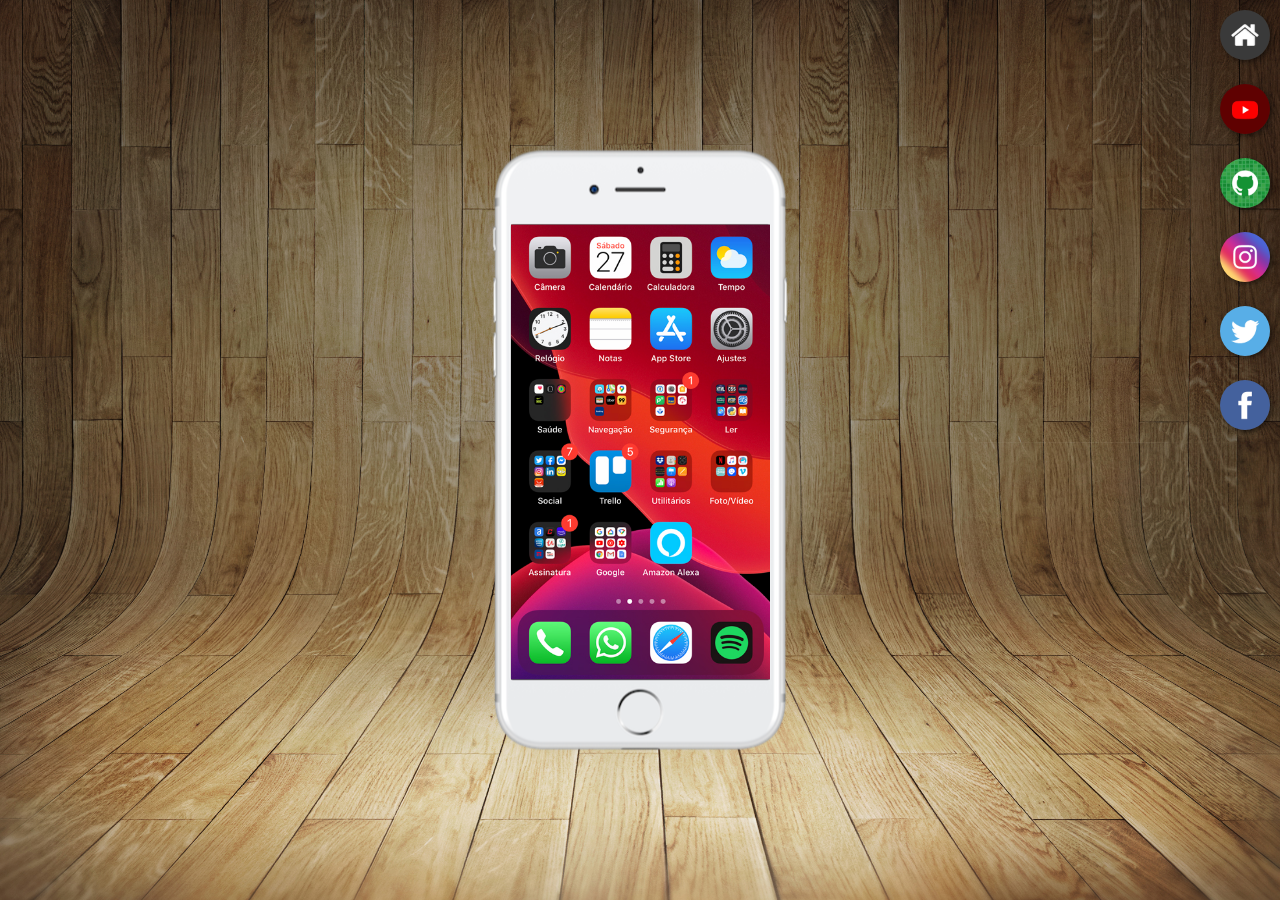
<file: index.html>
<!DOCTYPE html>
<html lang="pt-br">
<head>
    <meta charset="UTF-8">
    <meta http-equiv="X-UA-Compatible" content="IE=edge">
    <meta name="viewport" content="width=device-width, initial-scale=1.0">
    <link rel="stylesheet" href="style.css">
    <link rel="shortcut icon" href="favicon.ico" type="image/x-icon">
    <title>Projeto Redes Sociais</title>
</head>
<body>
    <main>
    <section id="telefone">
        <iframe src="home.html" name="tela" id="tela" frameborder="0">
            Seu Navegador não é compativel.
        </iframe>
    </section>
    <section id="redes-sociais">
        <a href="home.html" target="tela"><img src="imagens/logo-home.jpg" alt="Home"></a>
        <a href="youtube.html" target="tela"><img src="imagens/logo-youtube.jpg" alt="YouTube"></a>
        <a href="github.html" target="tela"><img src="imagens/logo-github.jpg" alt="GitHub"></a>
        <a href="instagram.html" target="tela"><img src="imagens/logo-instagram.jpg" alt="Instagram"></a>
        <a href="twitter.html" target="tela"><img src="imagens/logo-twitter.jpg" alt="Twitter"></a>
        <a href="facebook.html" target="tela"><img src="imagens/logo-facebook.jpg" alt="Facebook"></a>
    </section>
    </main>
</body>
</html>
</file>
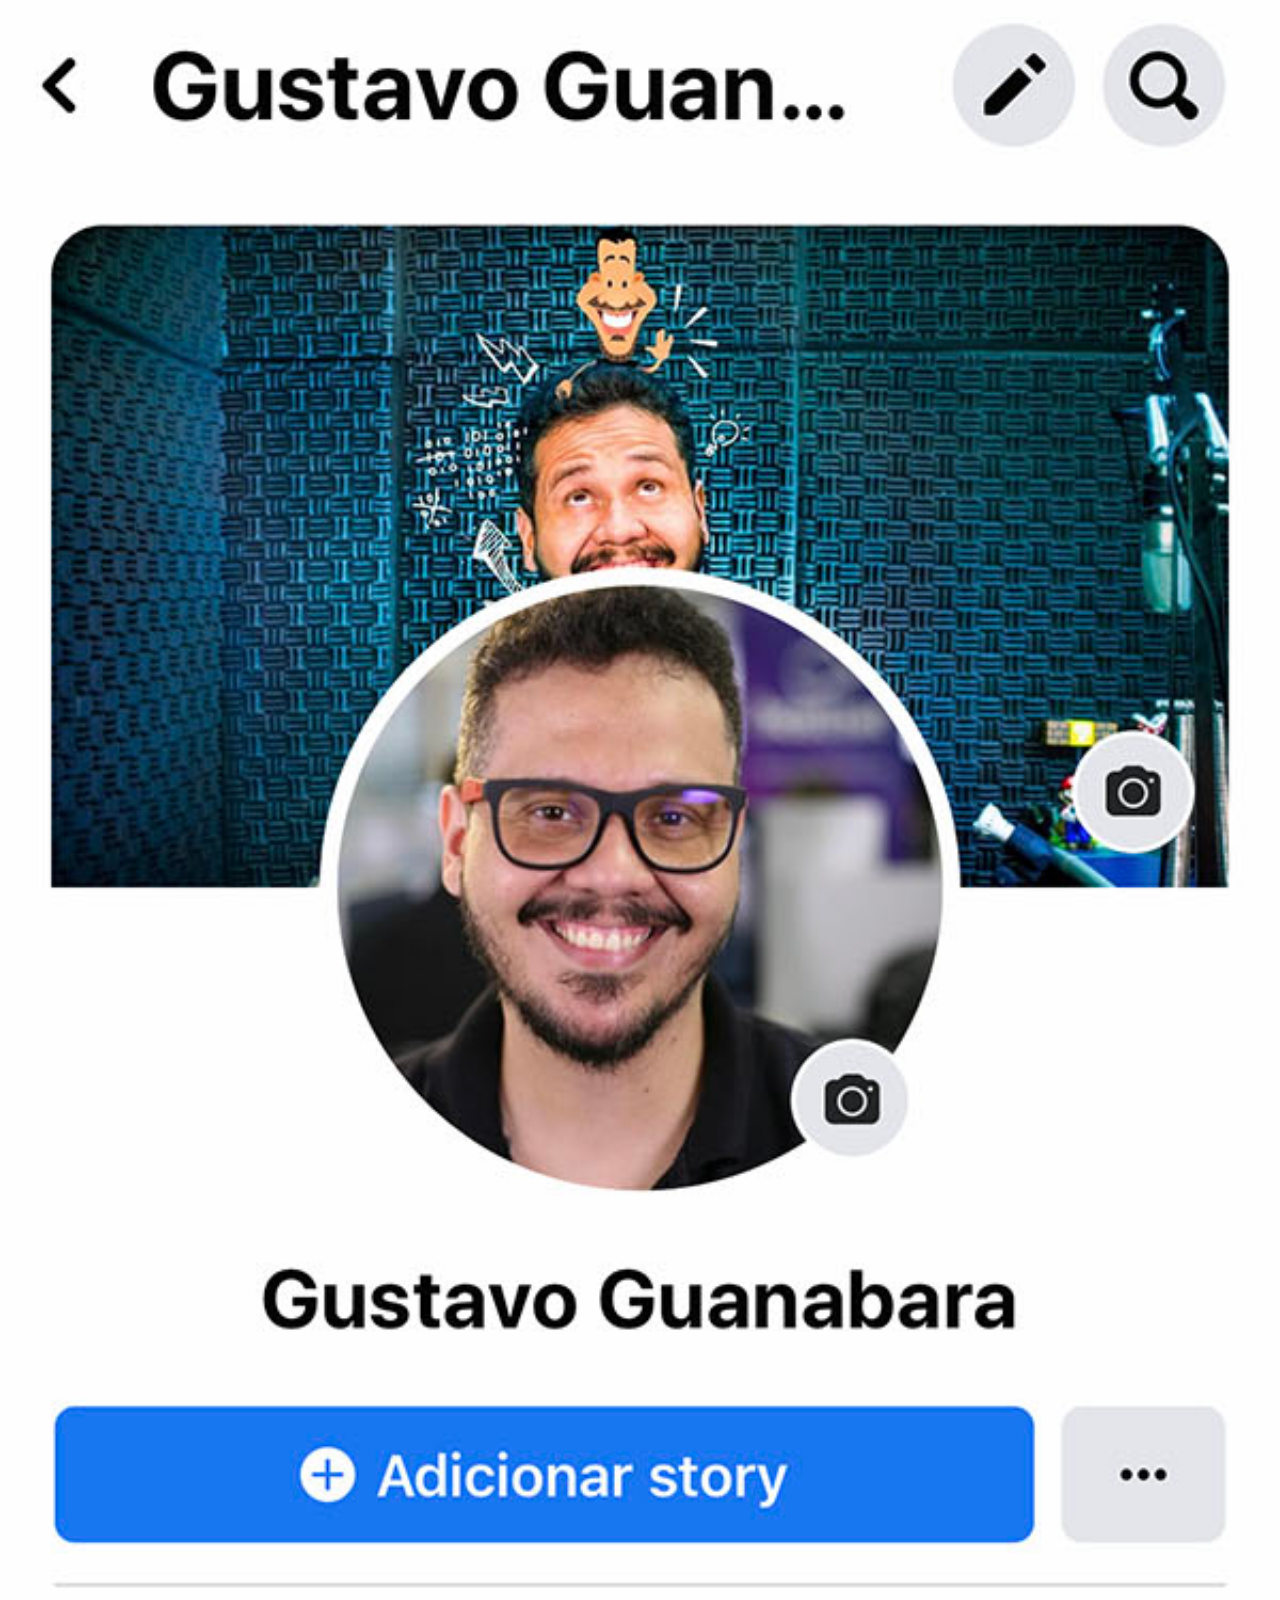
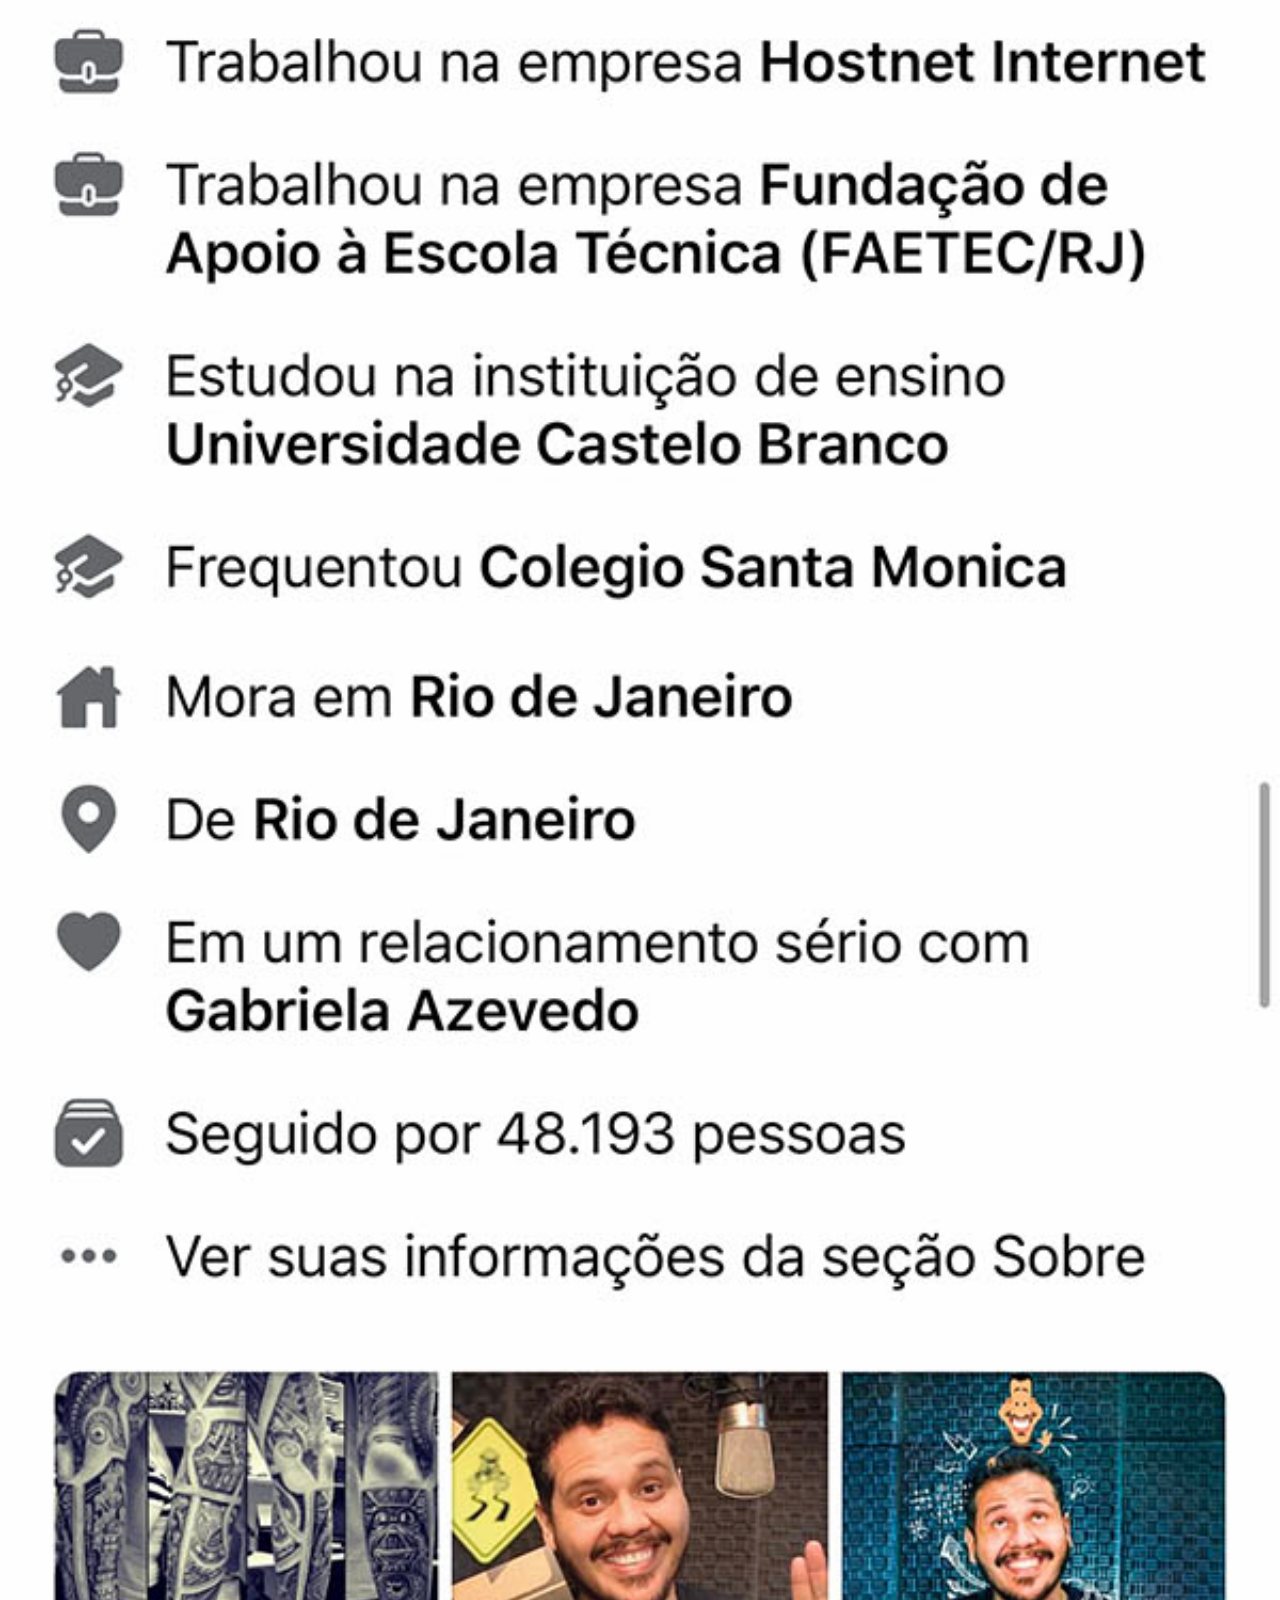
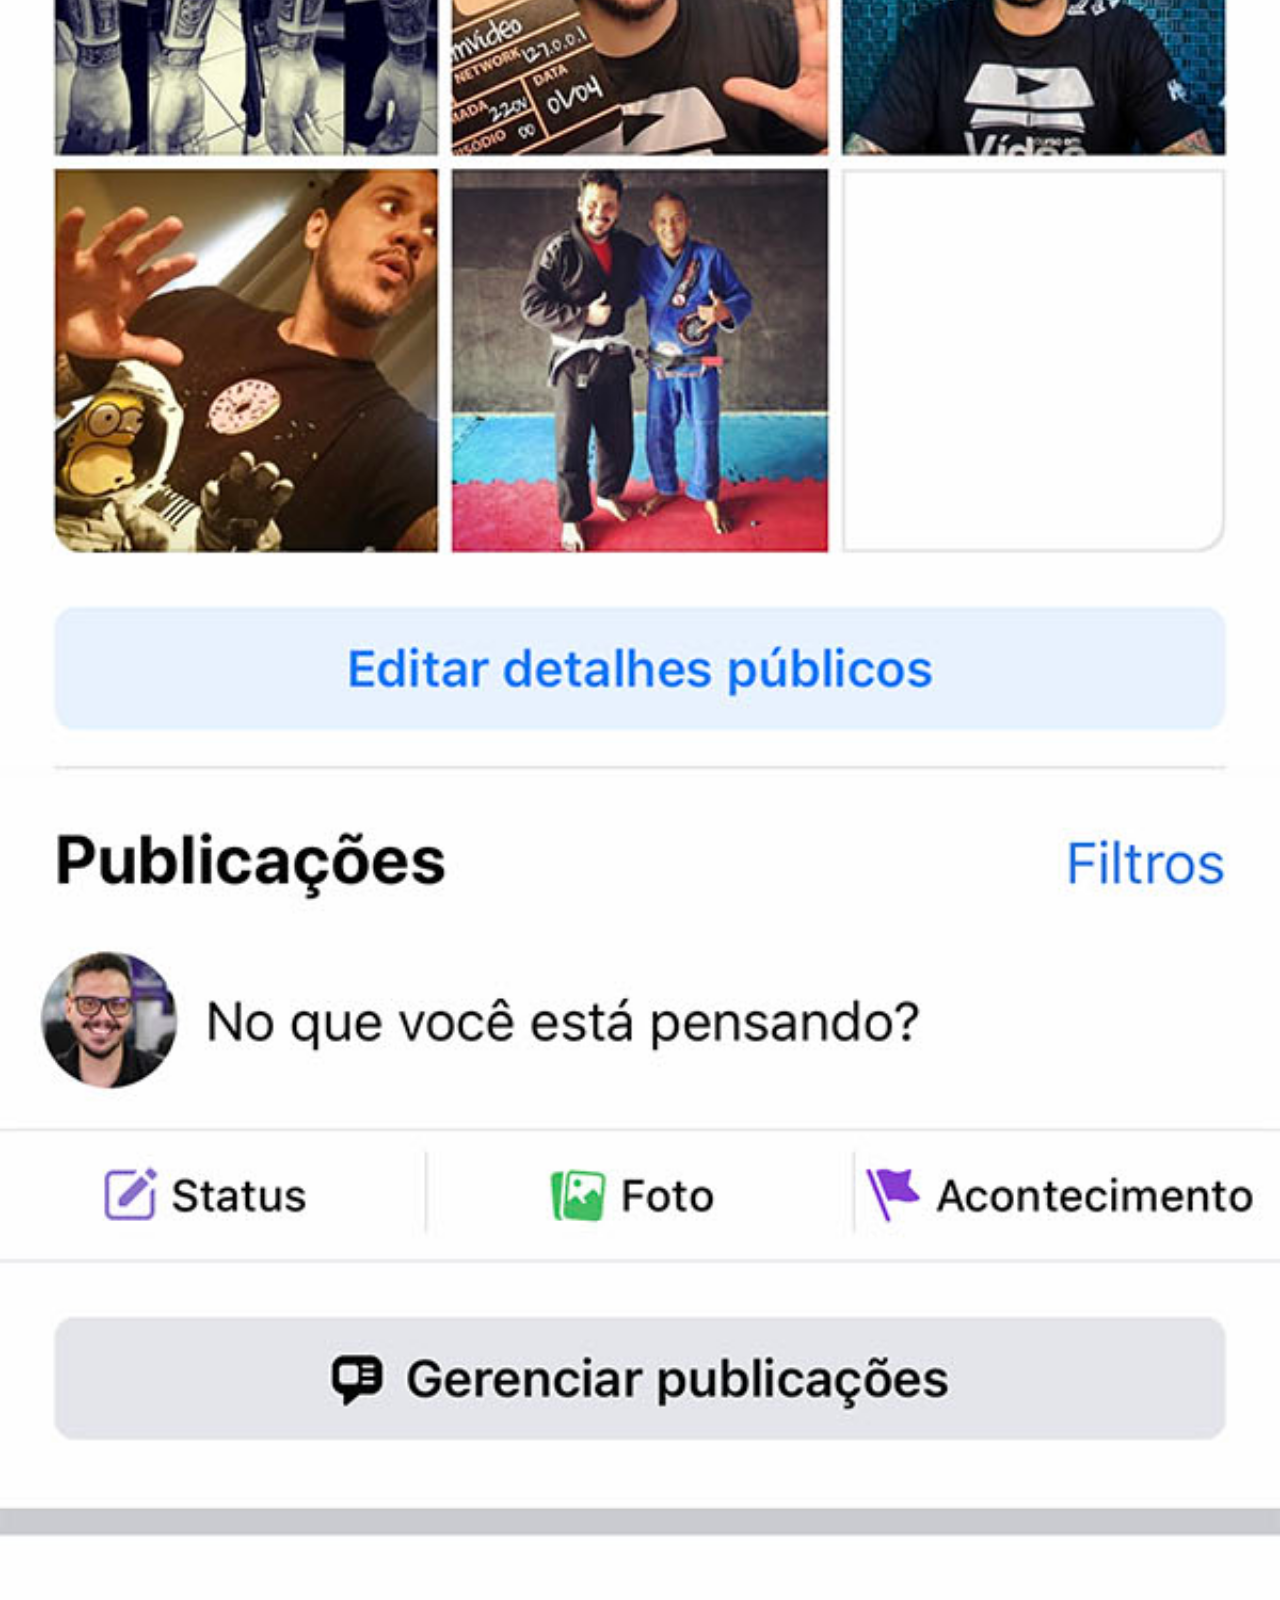
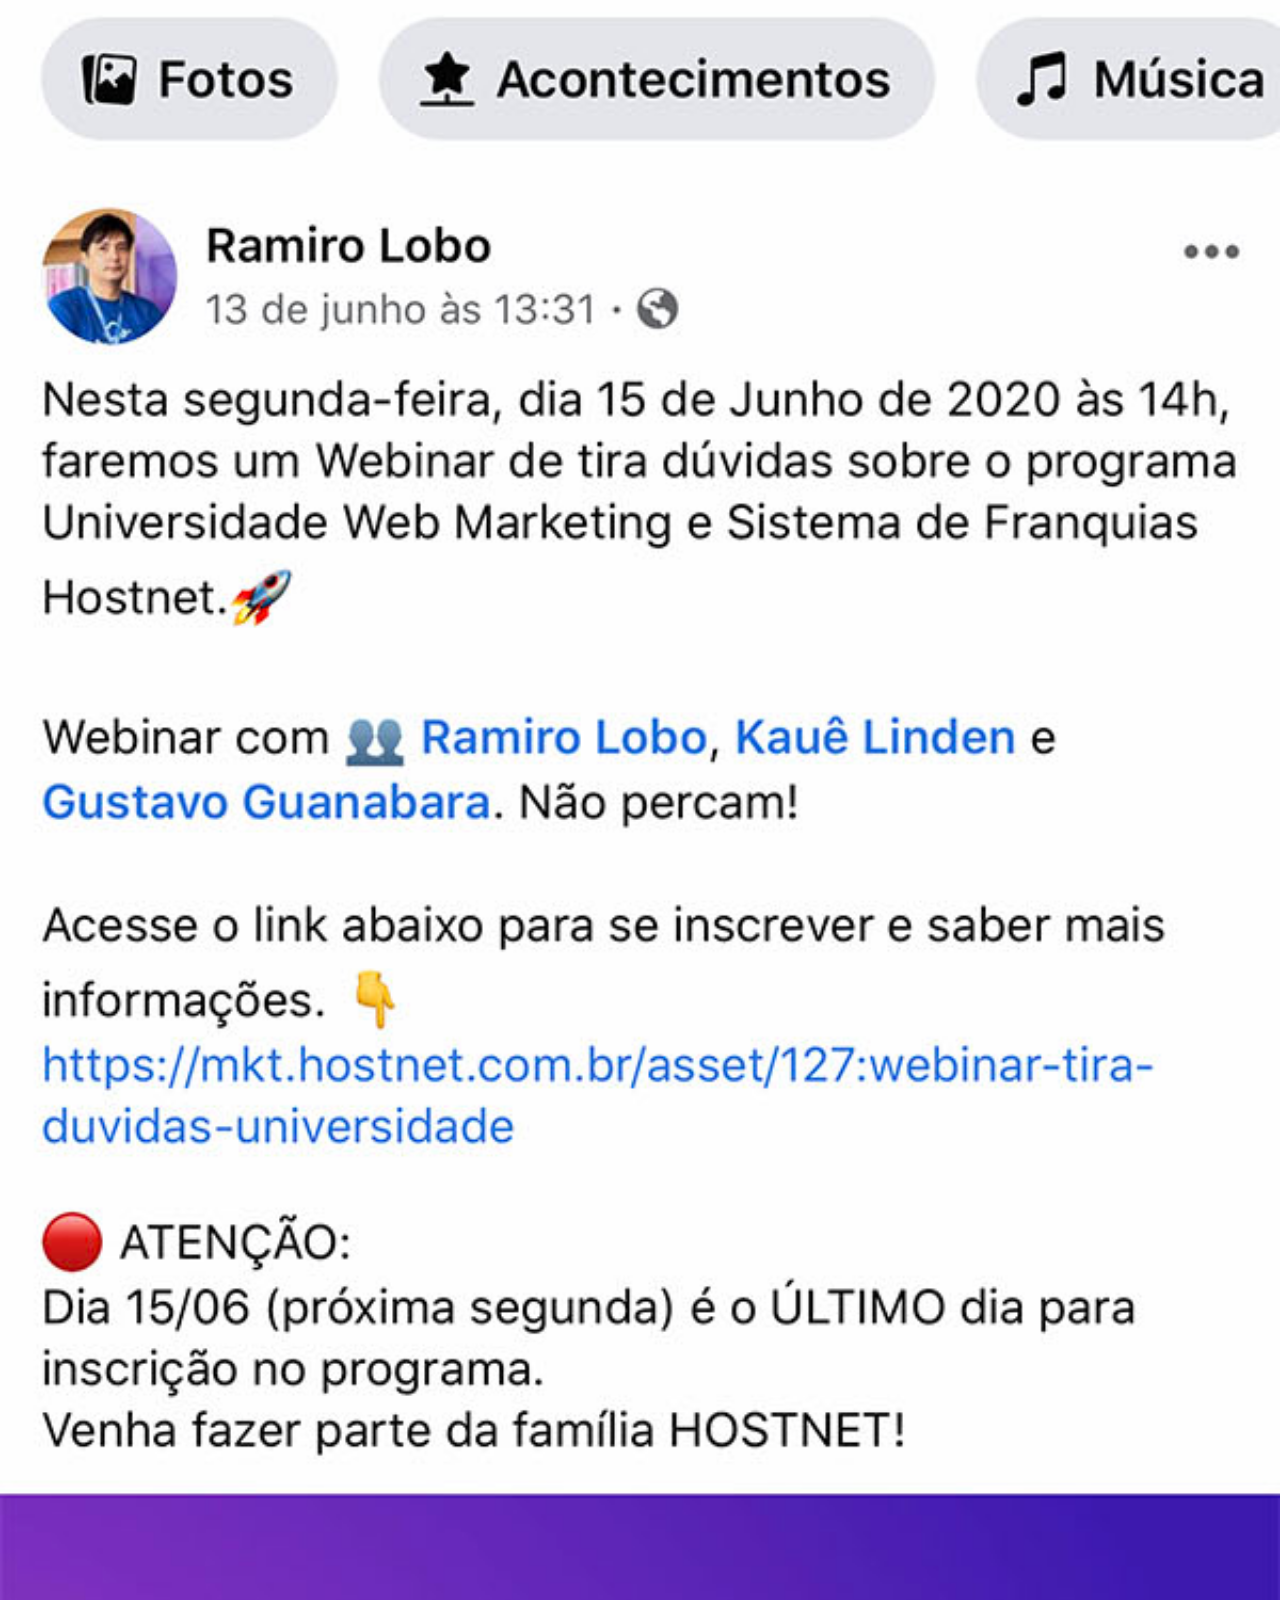
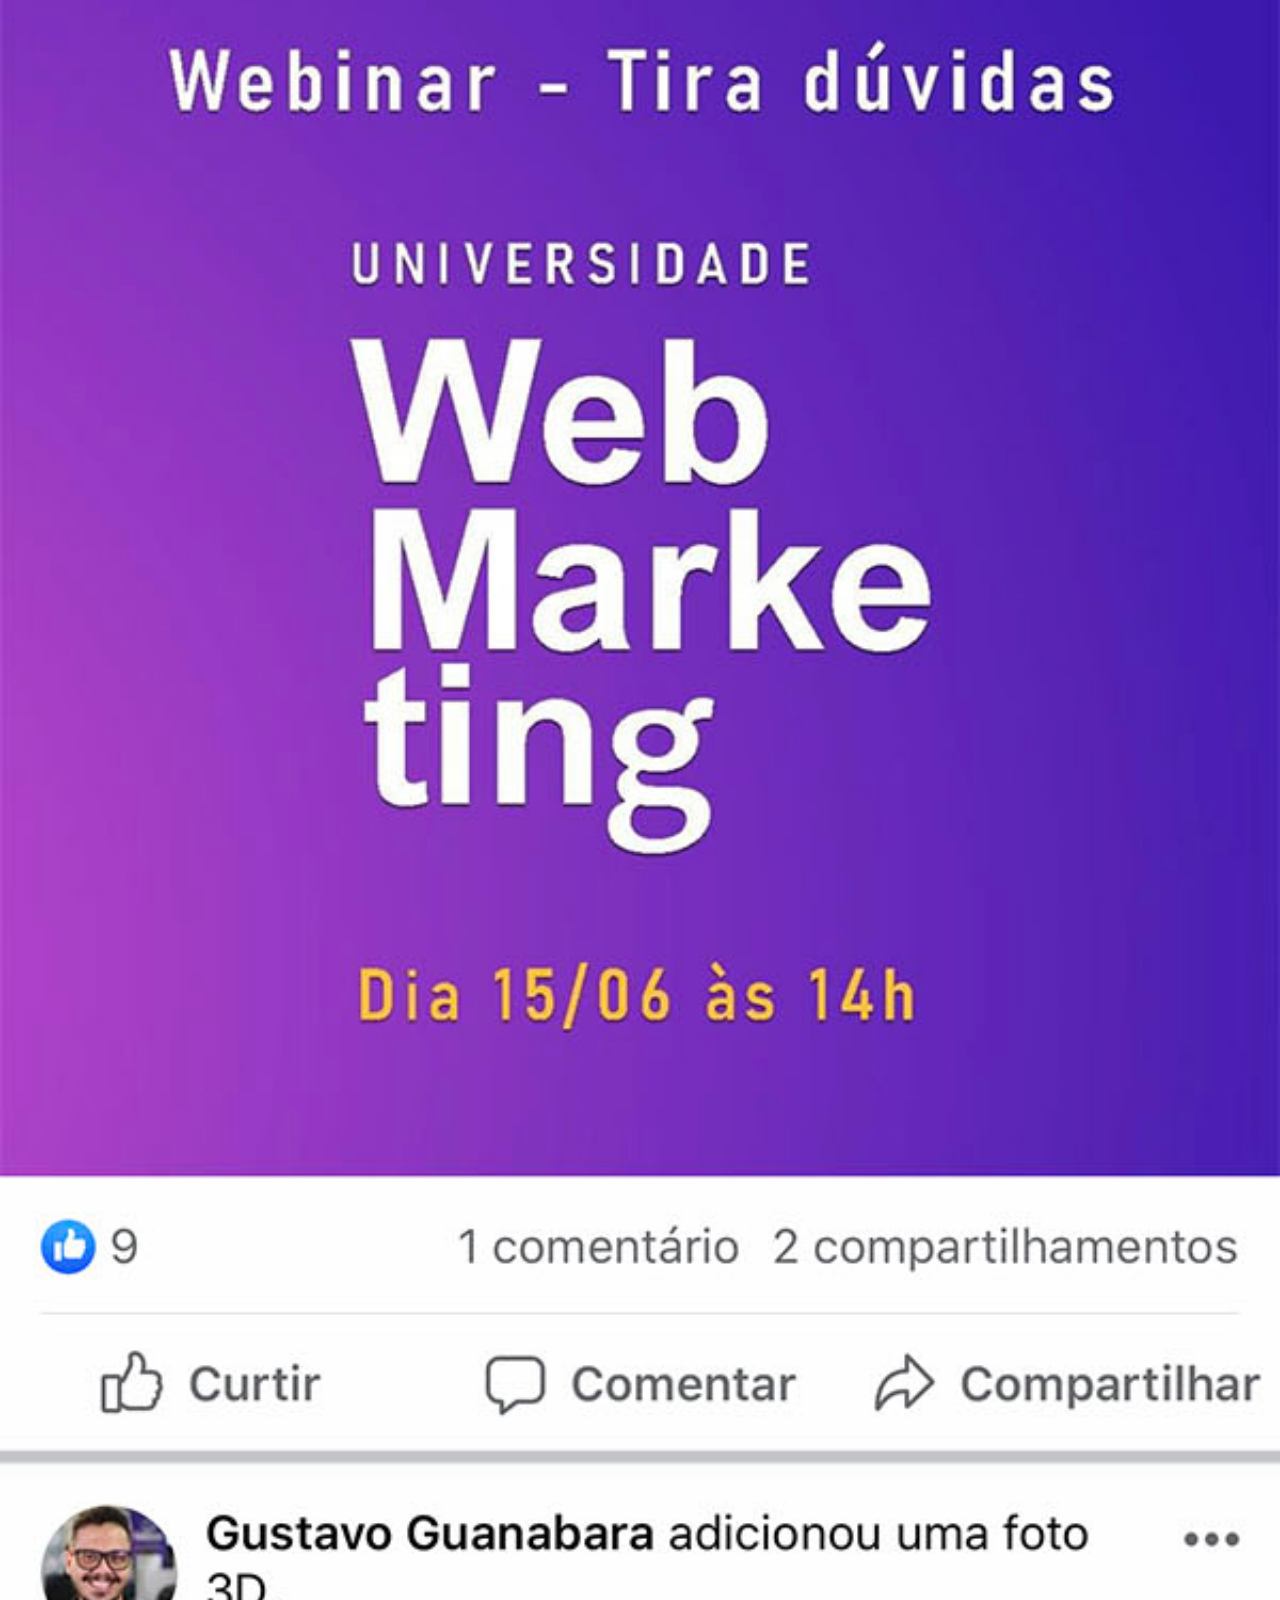
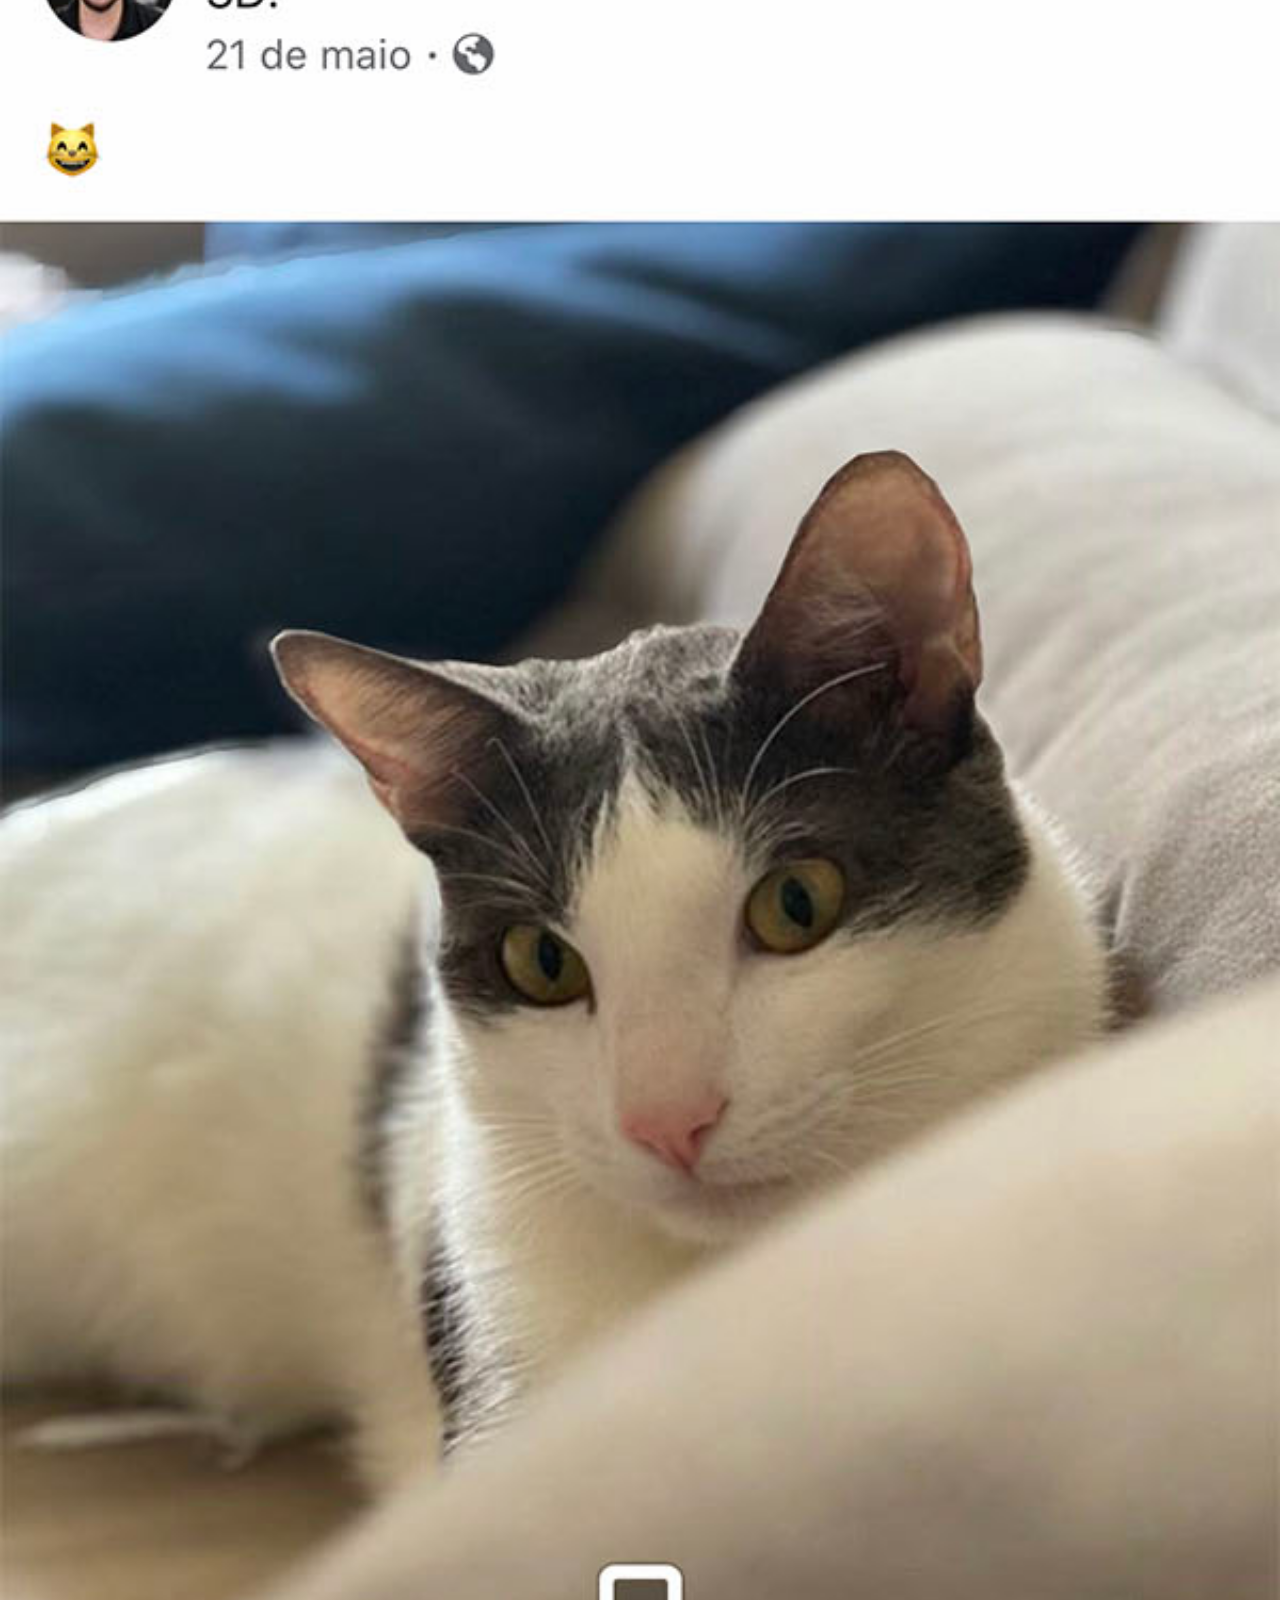
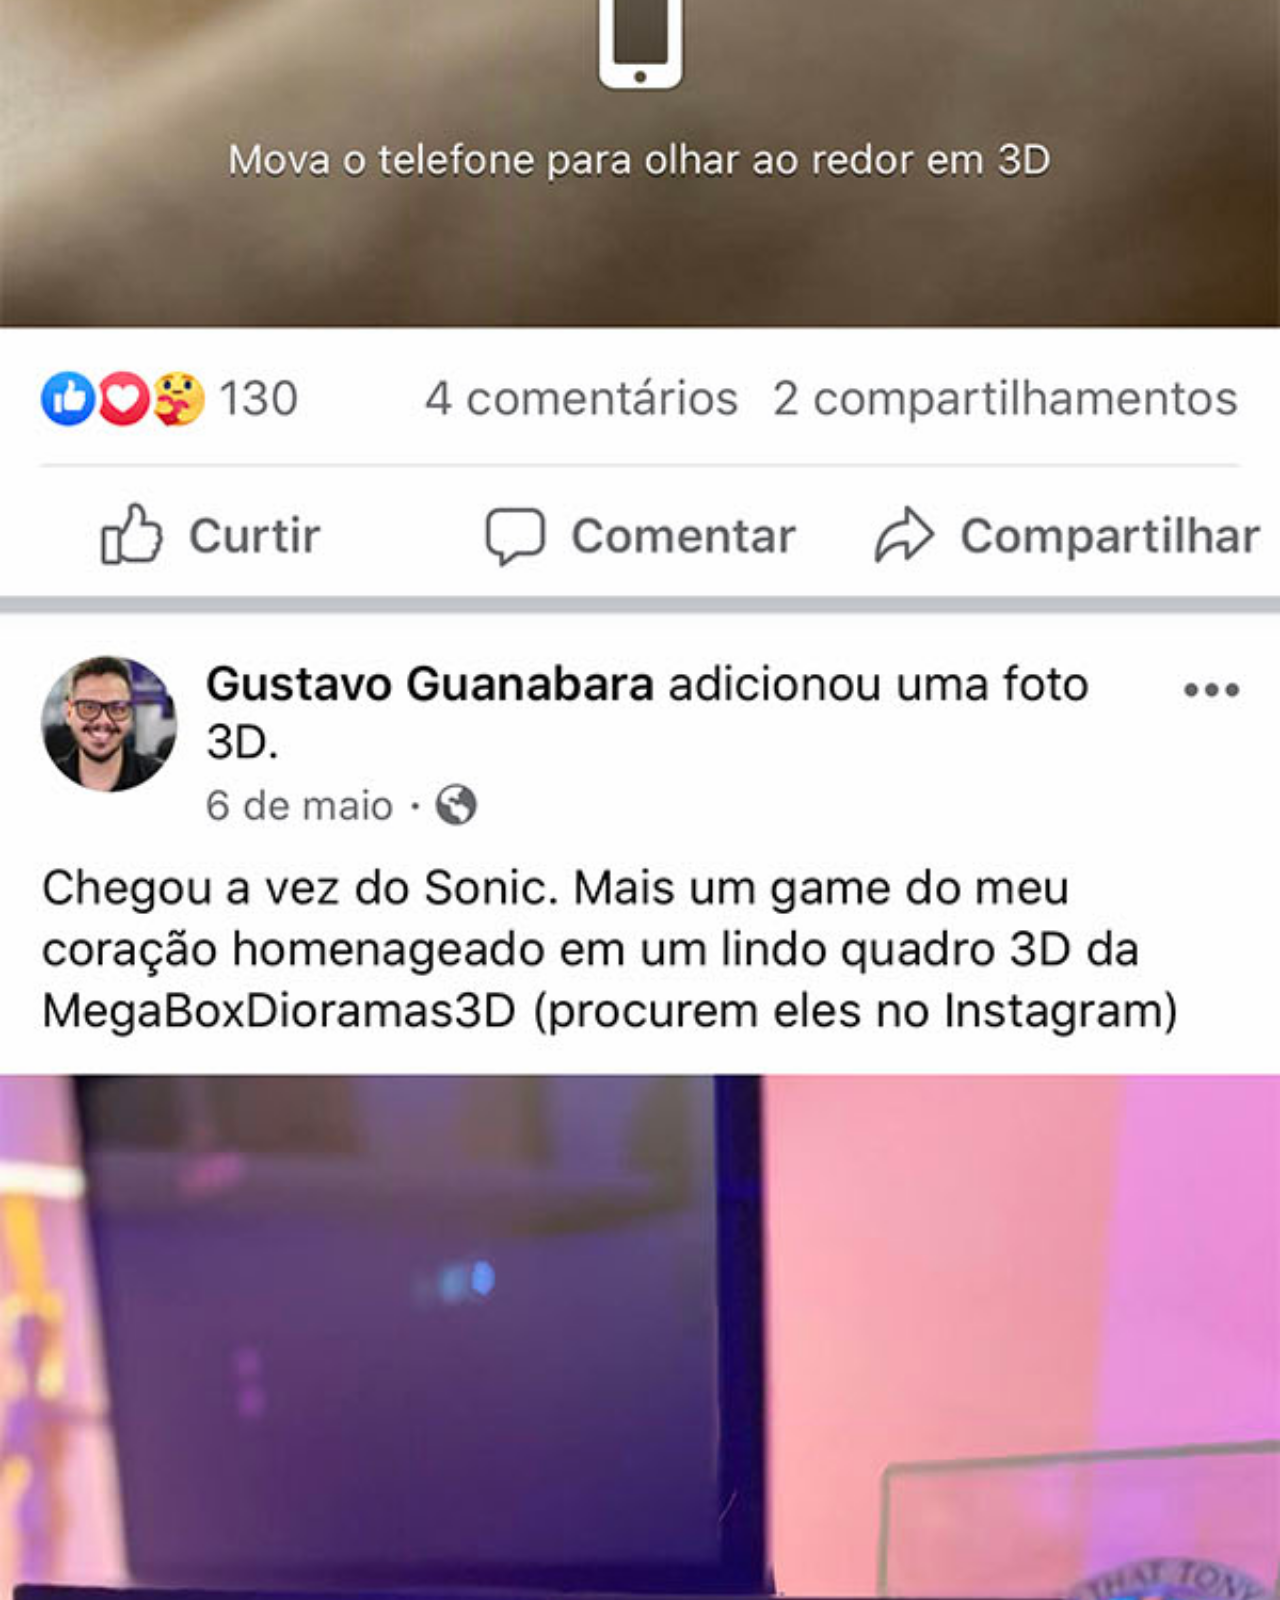
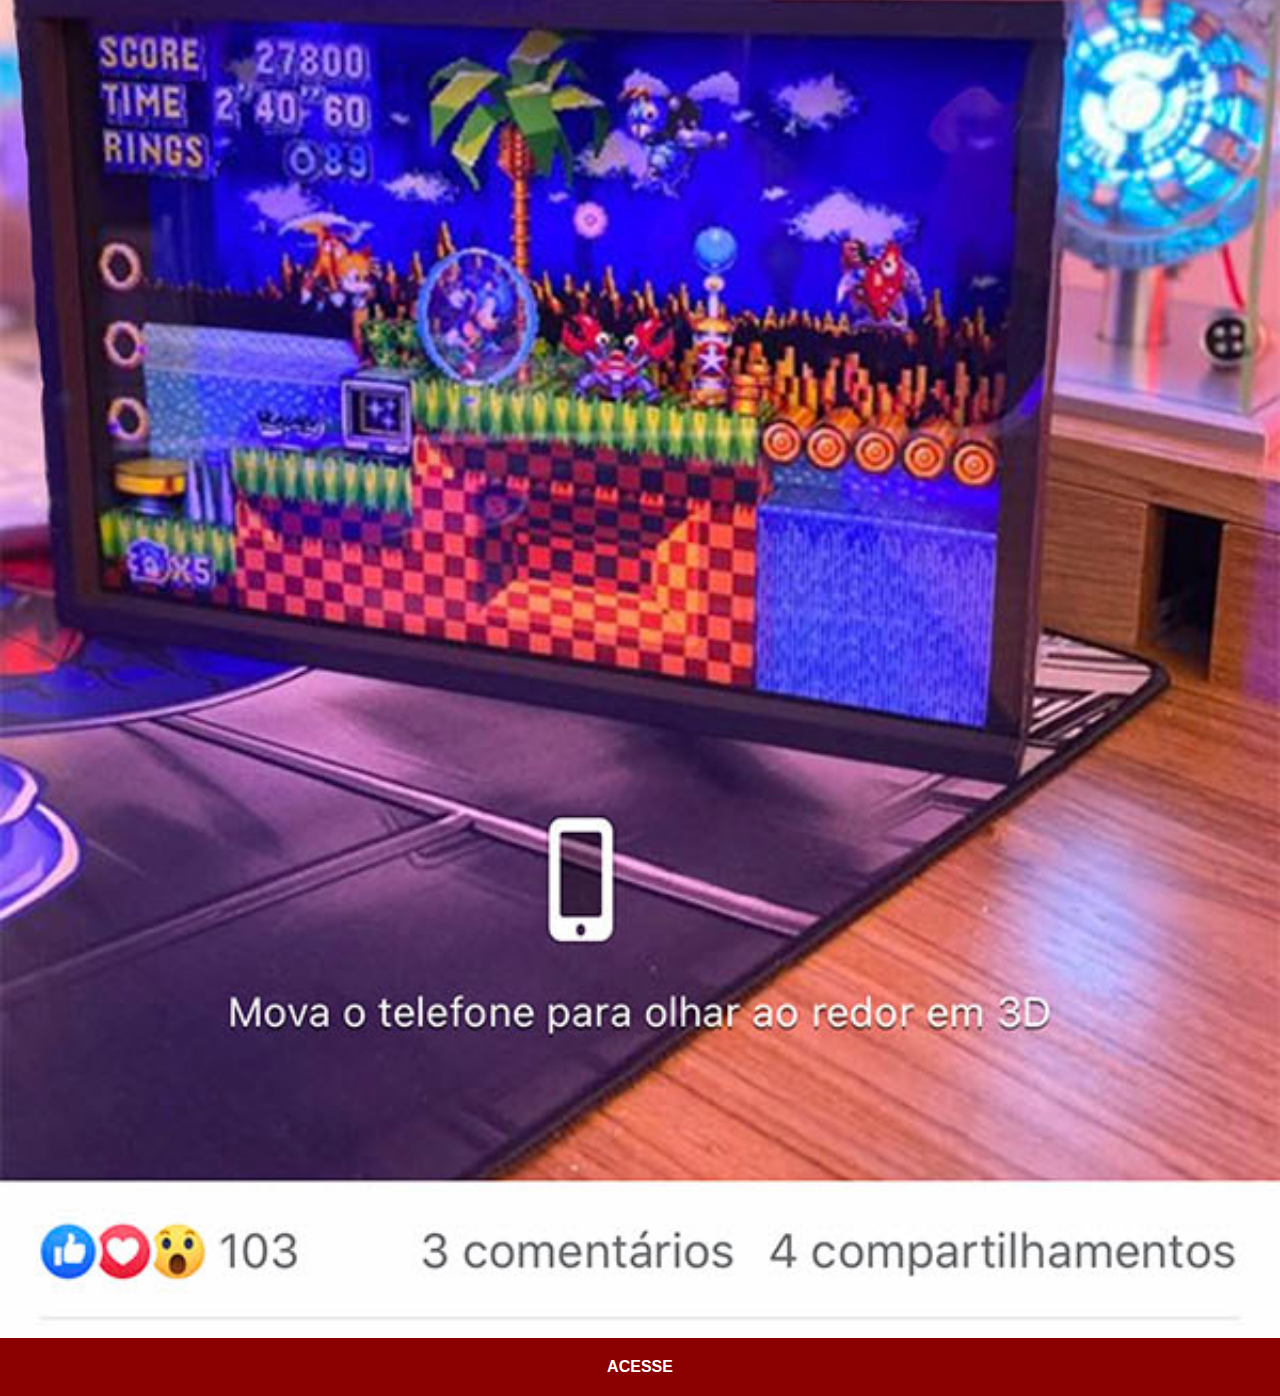
<file: facebook.html>
<!DOCTYPE html>
<html lang="pt-br">
<head>
    <meta charset="UTF-8">
    <meta http-equiv="X-UA-Compatible" content="IE=edge">
    <meta name="viewport" content="width=device-width, initial-scale=1.0">
    <title>Facebook</title>
    <link rel="stylesheet" href="social.css">
</head>
<body>
    <img src="imagens/tela-facebook.jpg" alt="Facebook">
    <a href="https://www.facebook.com/gustavoguanabara" target="_blank">
        ACESSE
    </a>
</body>
</html>
</file>
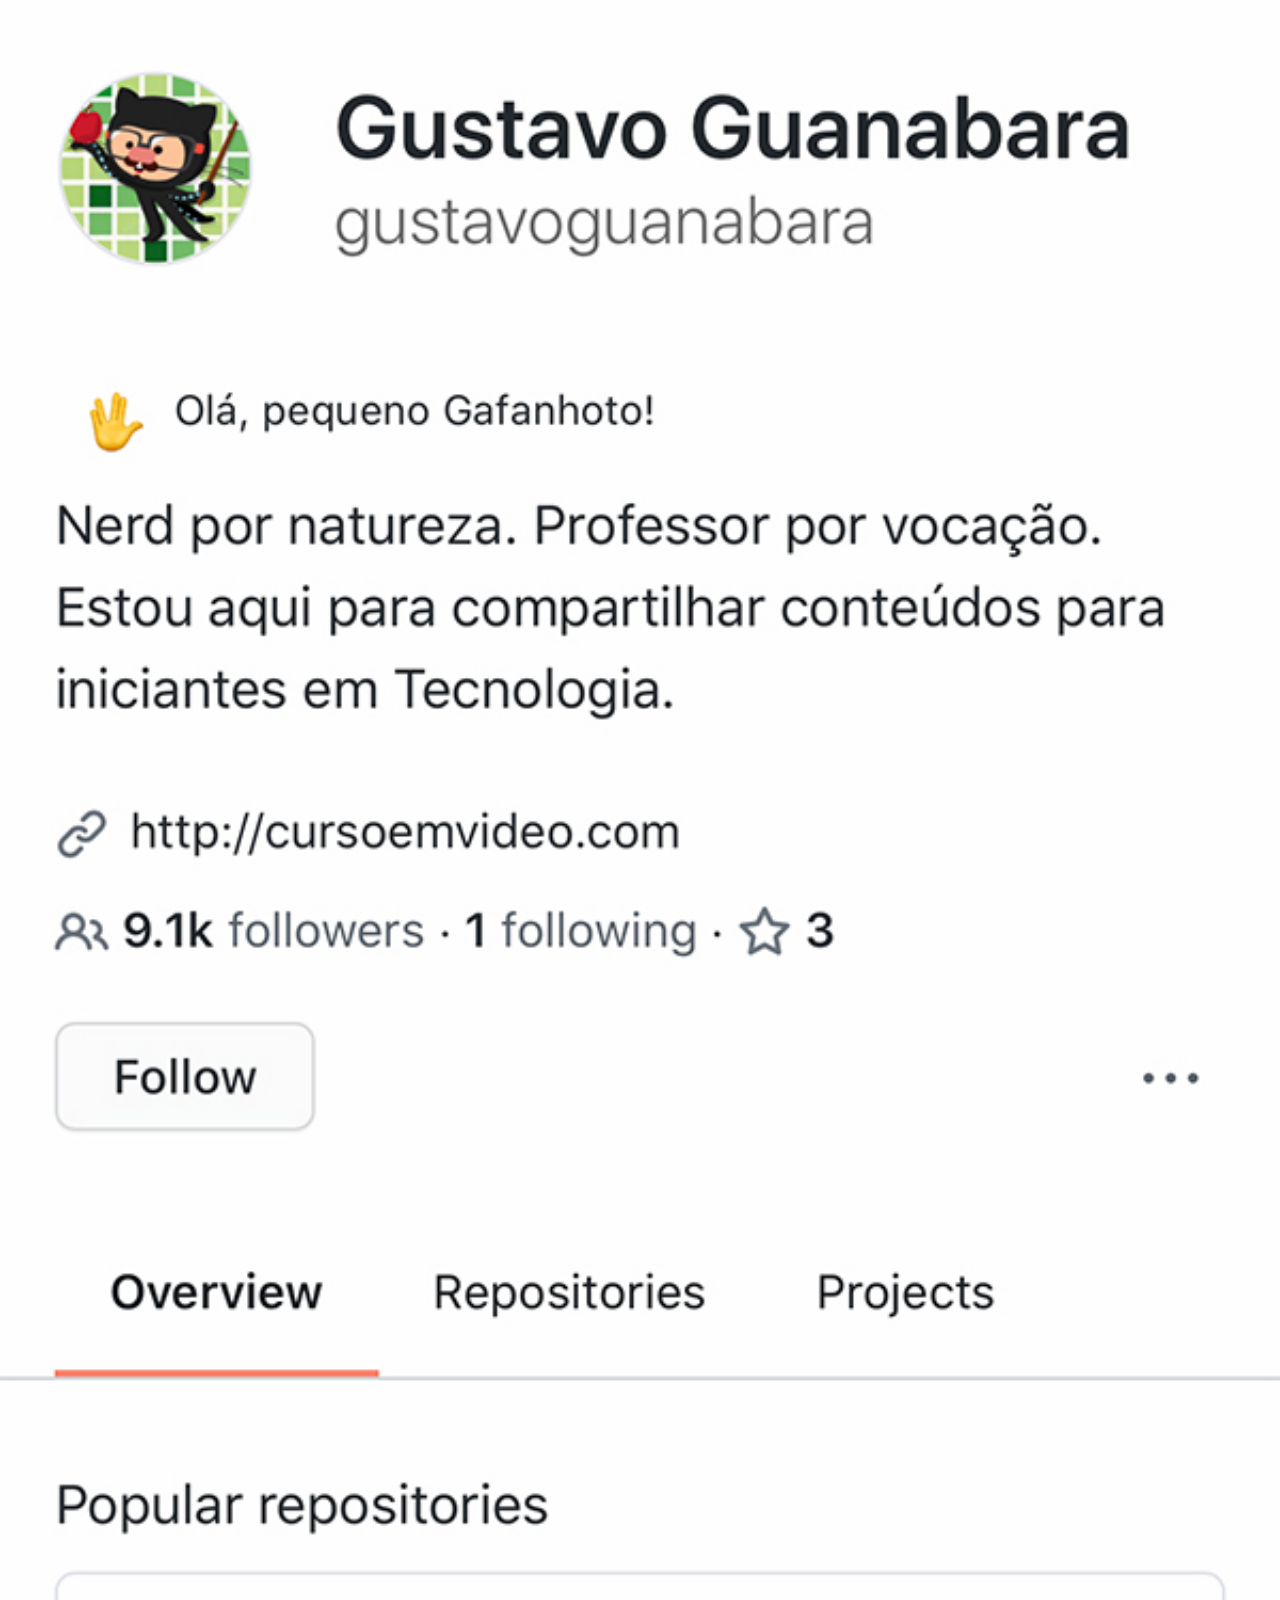
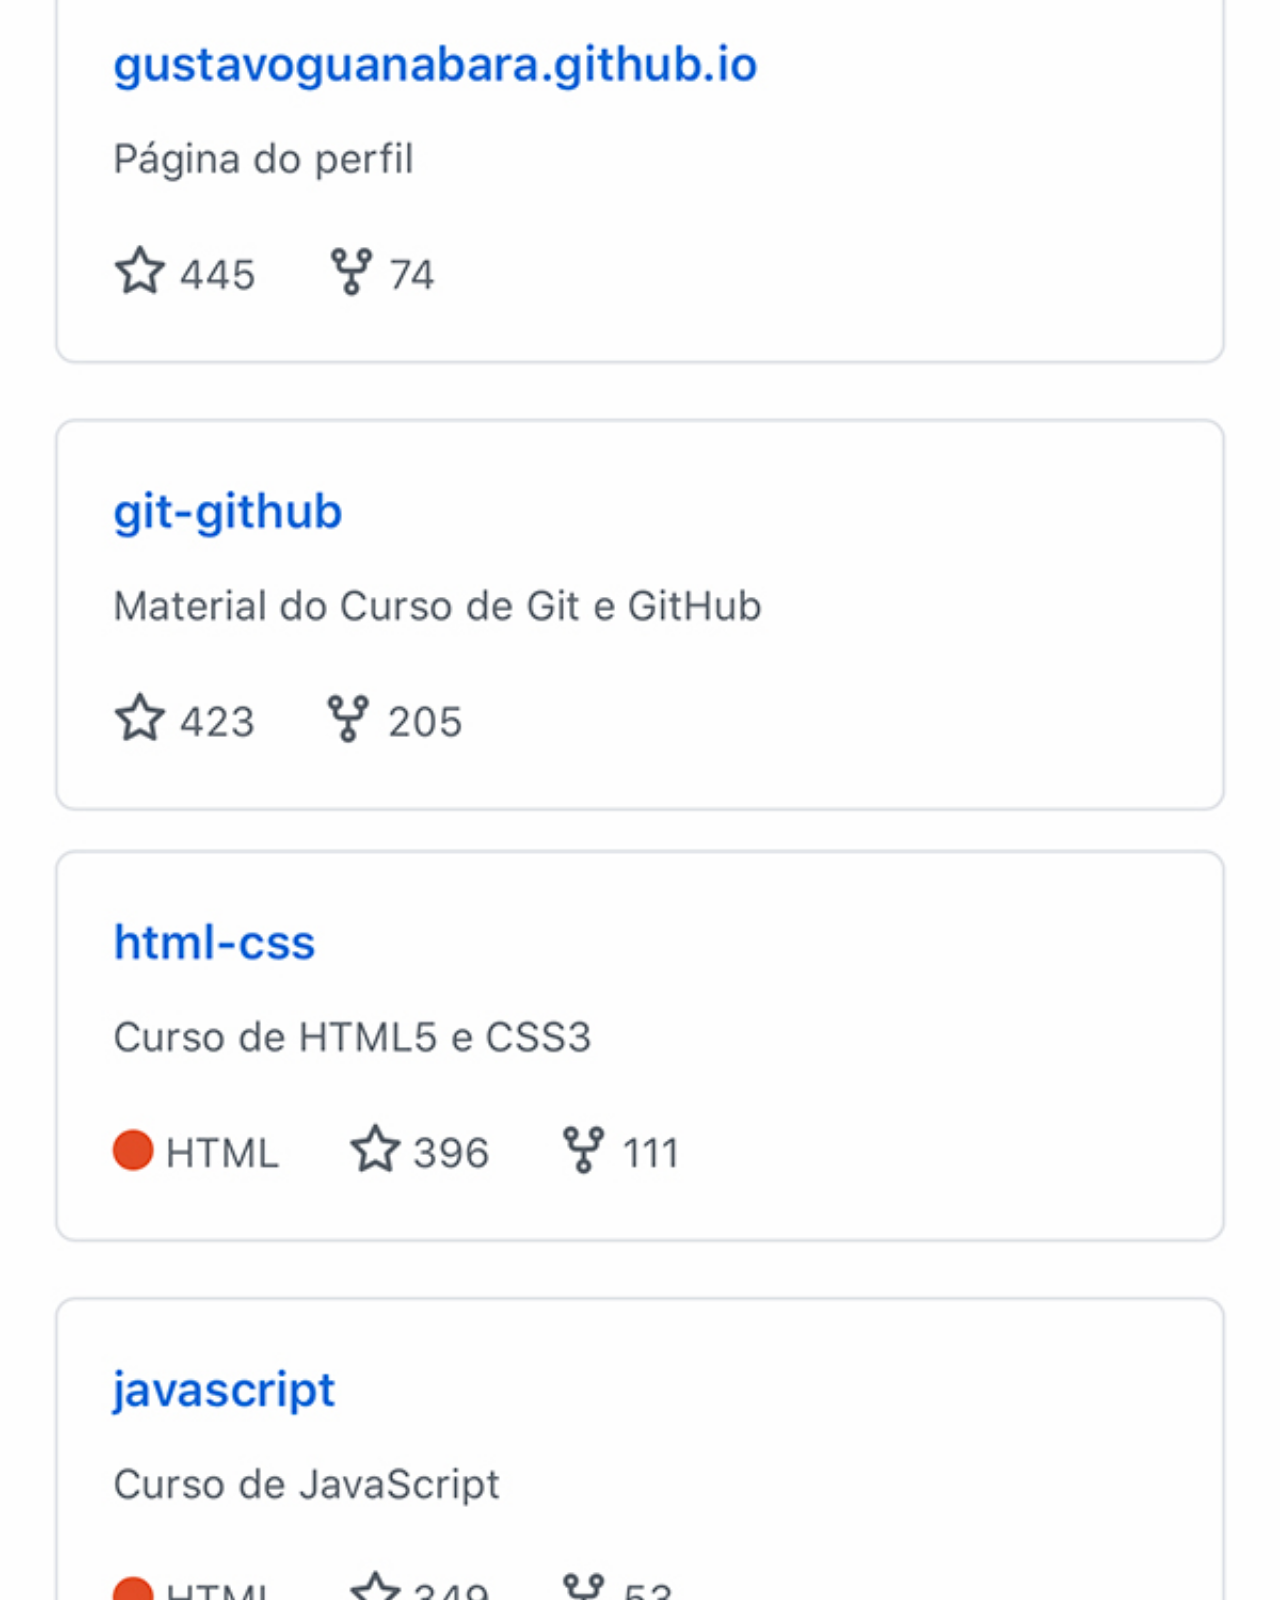
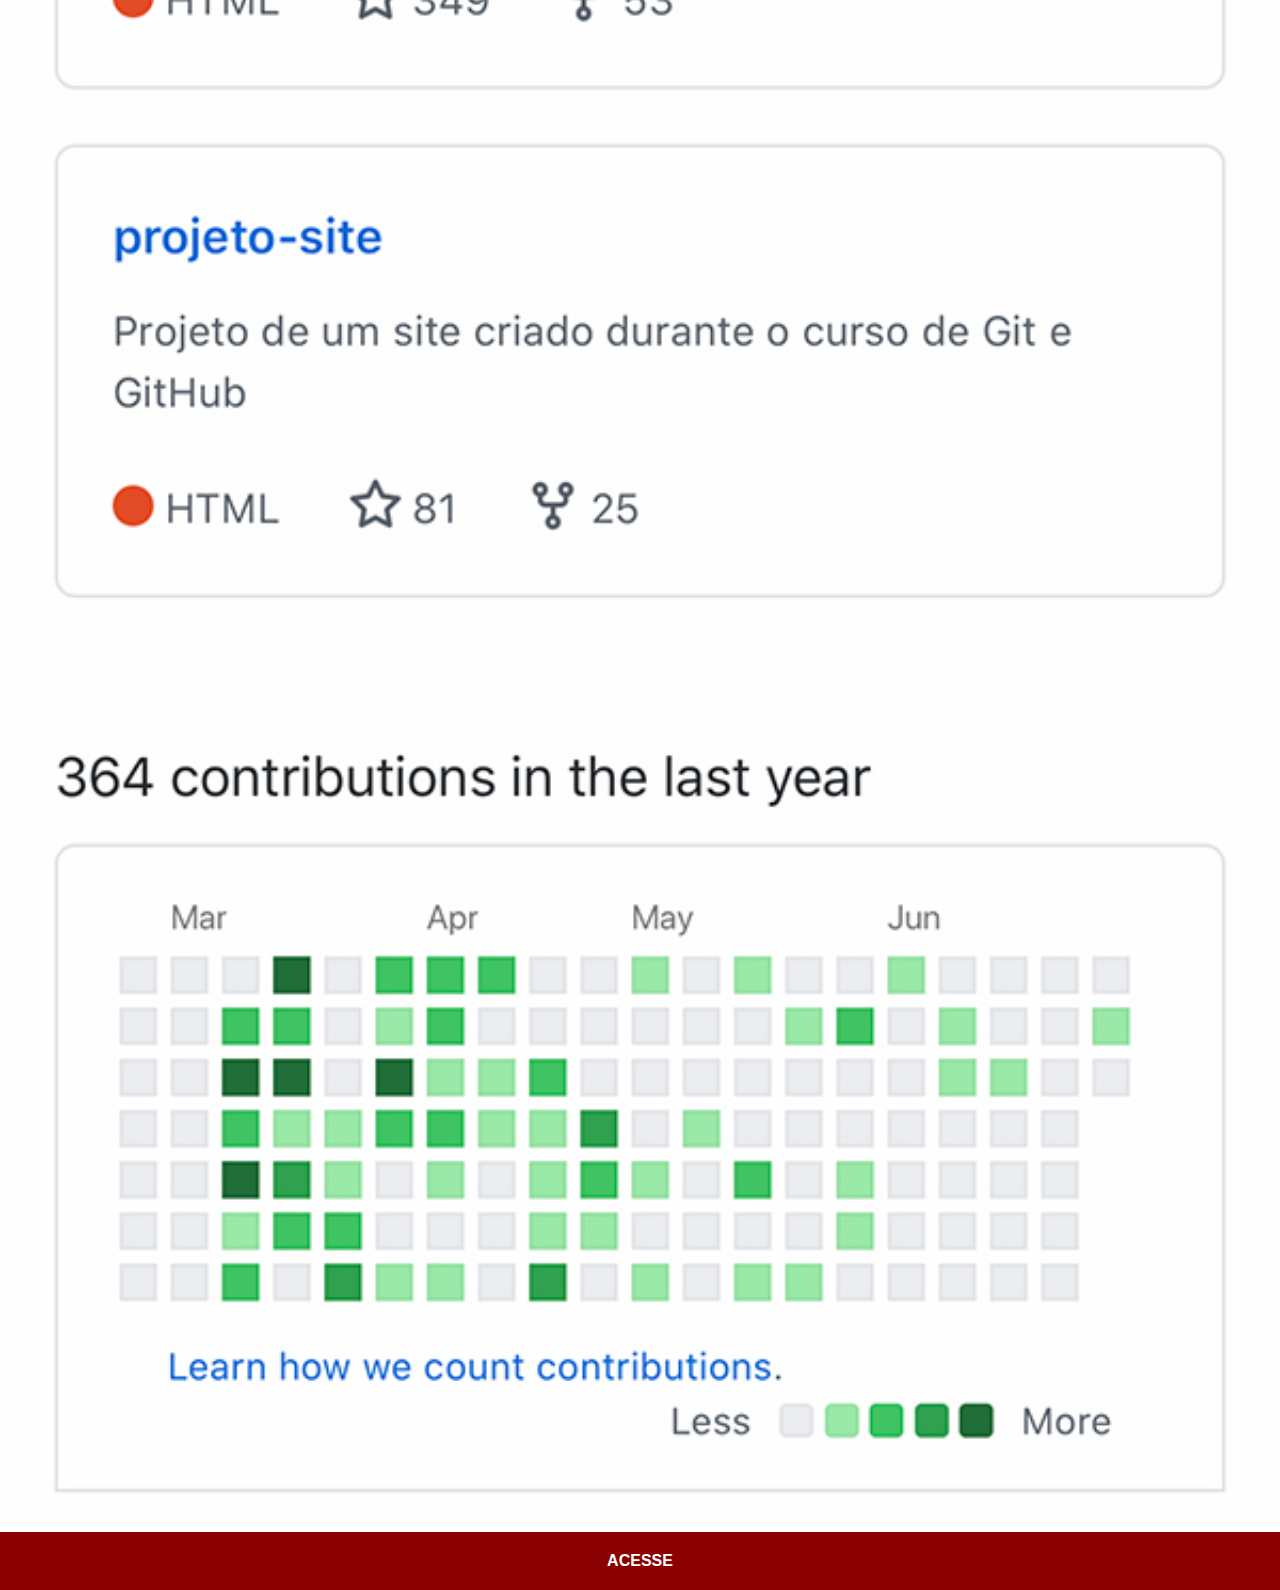
<file: github.html>
<!DOCTYPE html>
<html lang="pt-br">
<head>
    <meta charset="UTF-8">
    <meta http-equiv="X-UA-Compatible" content="IE=edge">
    <meta name="viewport" content="width=device-width, initial-scale=1.0">
    <title>GitHub</title>
    <link rel="stylesheet" href="social.css">
</head>
<body>
    <img src="imagens/tela-github.jpg" alt="GitHub">
    <a href="https://github.com/gustavoguanabara/" target="_blank">
        ACESSE
    </a>
</body>
</html>
</file>
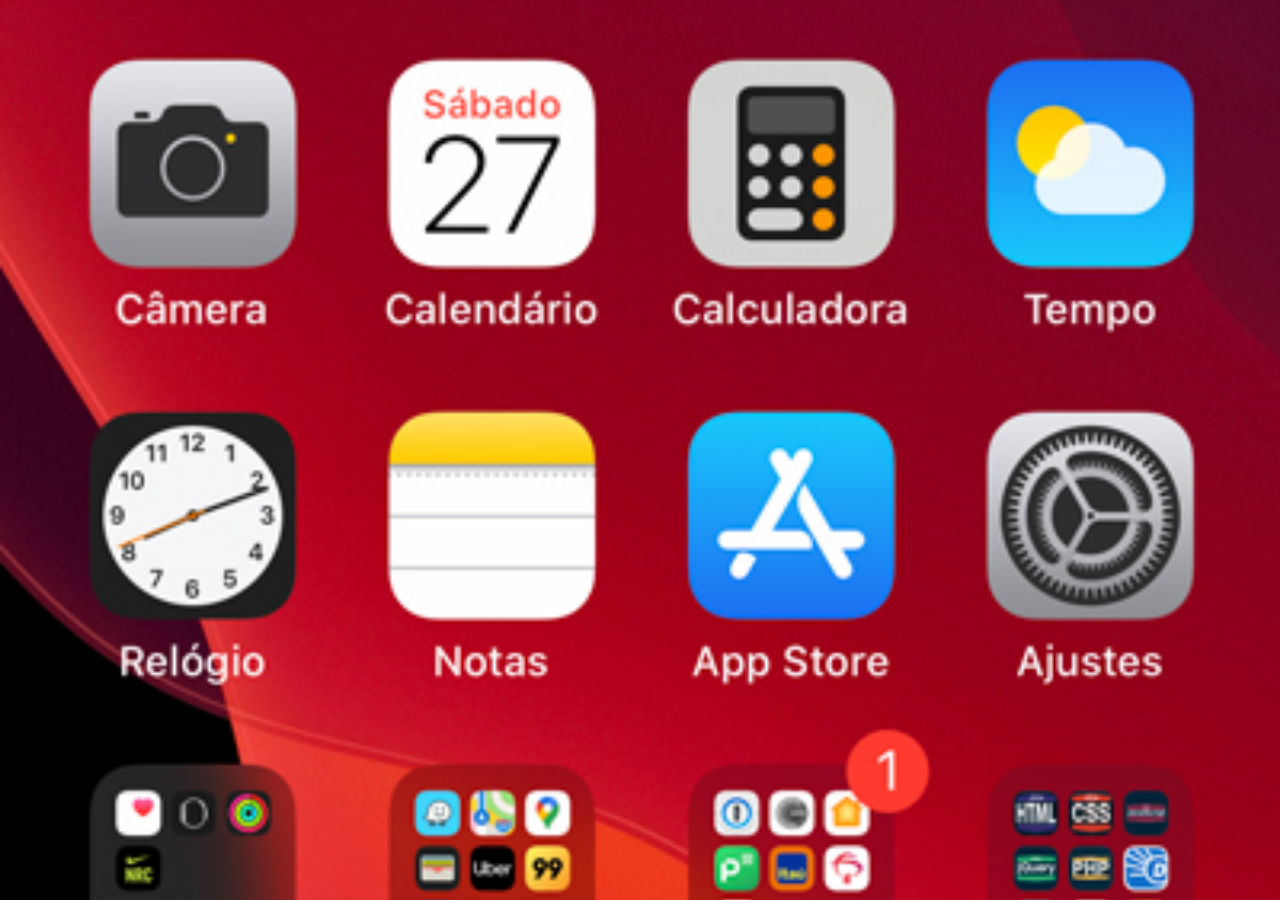
<file: home.html>
<!DOCTYPE html>
<html lang="pt-br">
<head>
    <meta charset="UTF-8">
    <meta http-equiv="X-UA-Compatible" content="IE=edge">
    <meta name="viewport" content="width=device-width, initial-scale=1.0">
    <title>Home</title>
</head>
<style>
    *{
        margin: 0;
        padding: 0;
    }

    body{
        width: 100vw;
        height: 100vh;
        background: black url(imagens/tela-home.jpg) no-repeat top center;
        background-size: cover;
    }
</style>
<body>
    
</body>
</html>
</file>
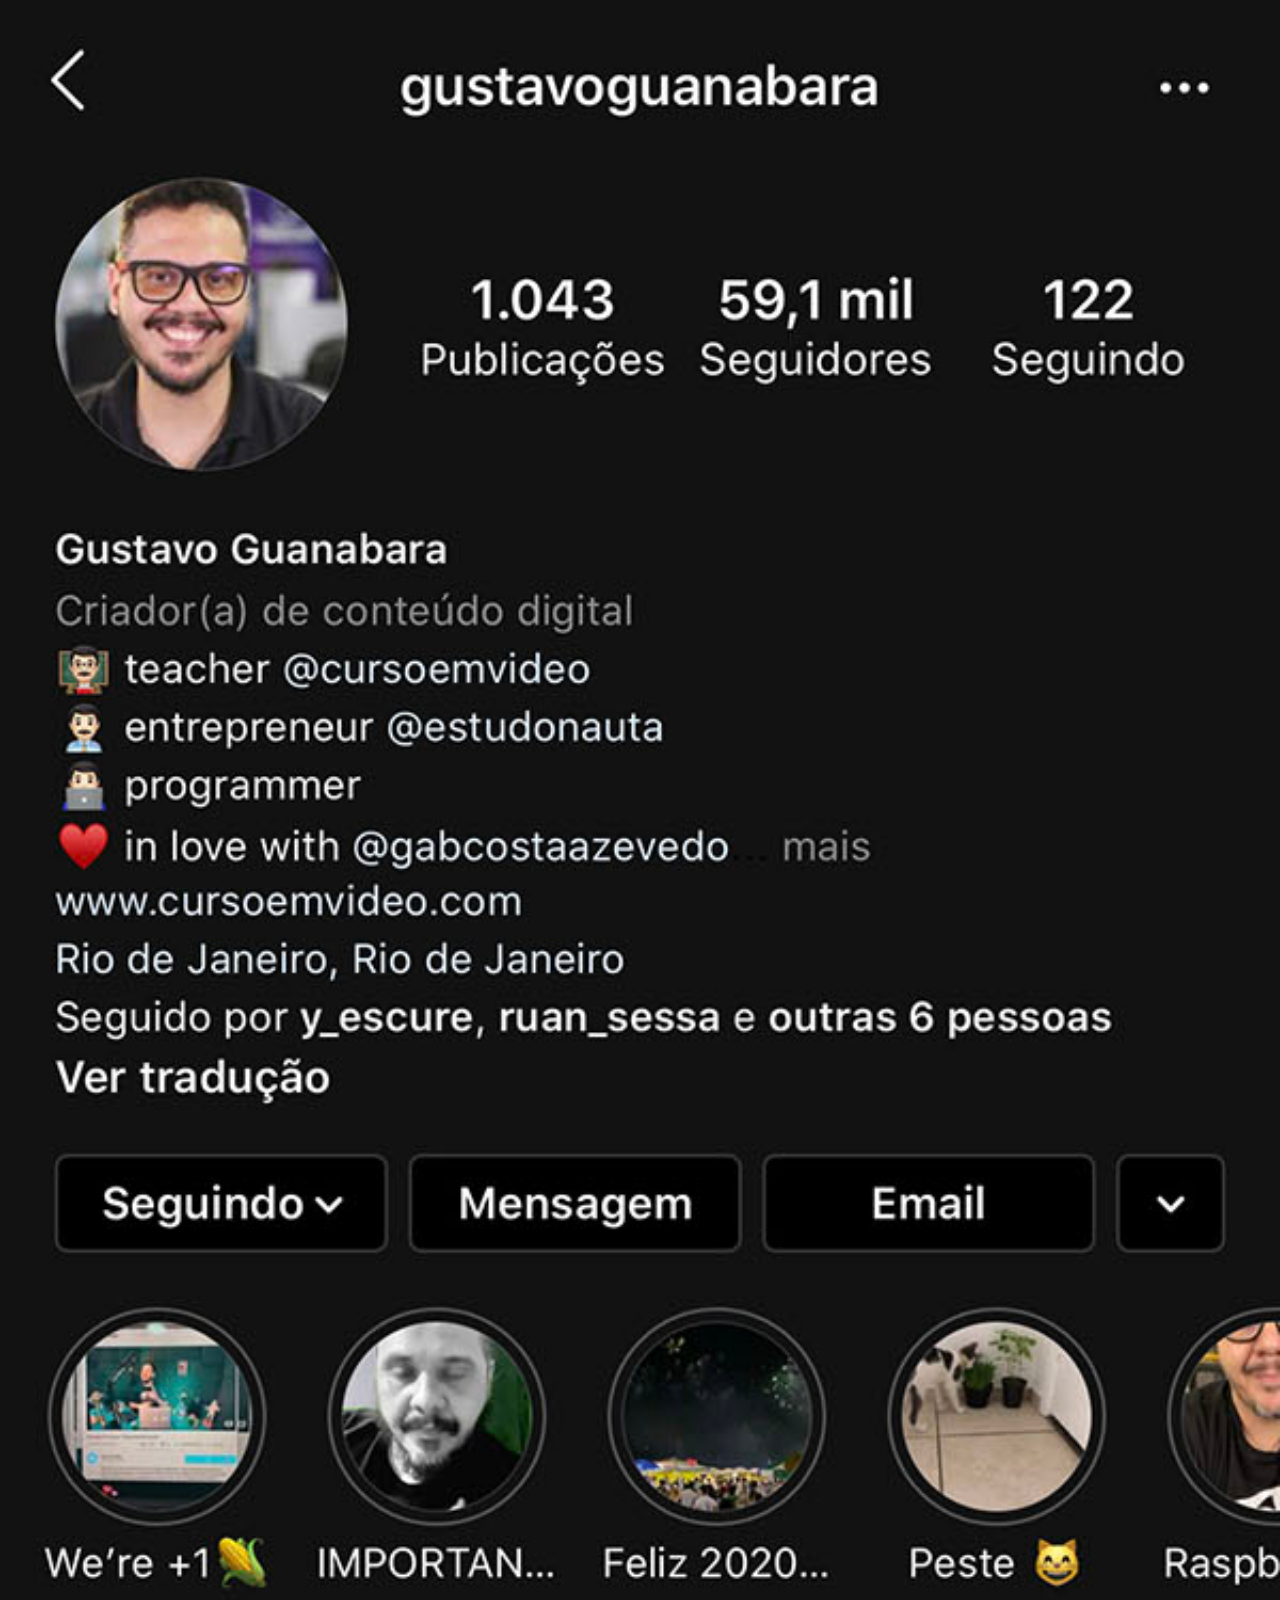
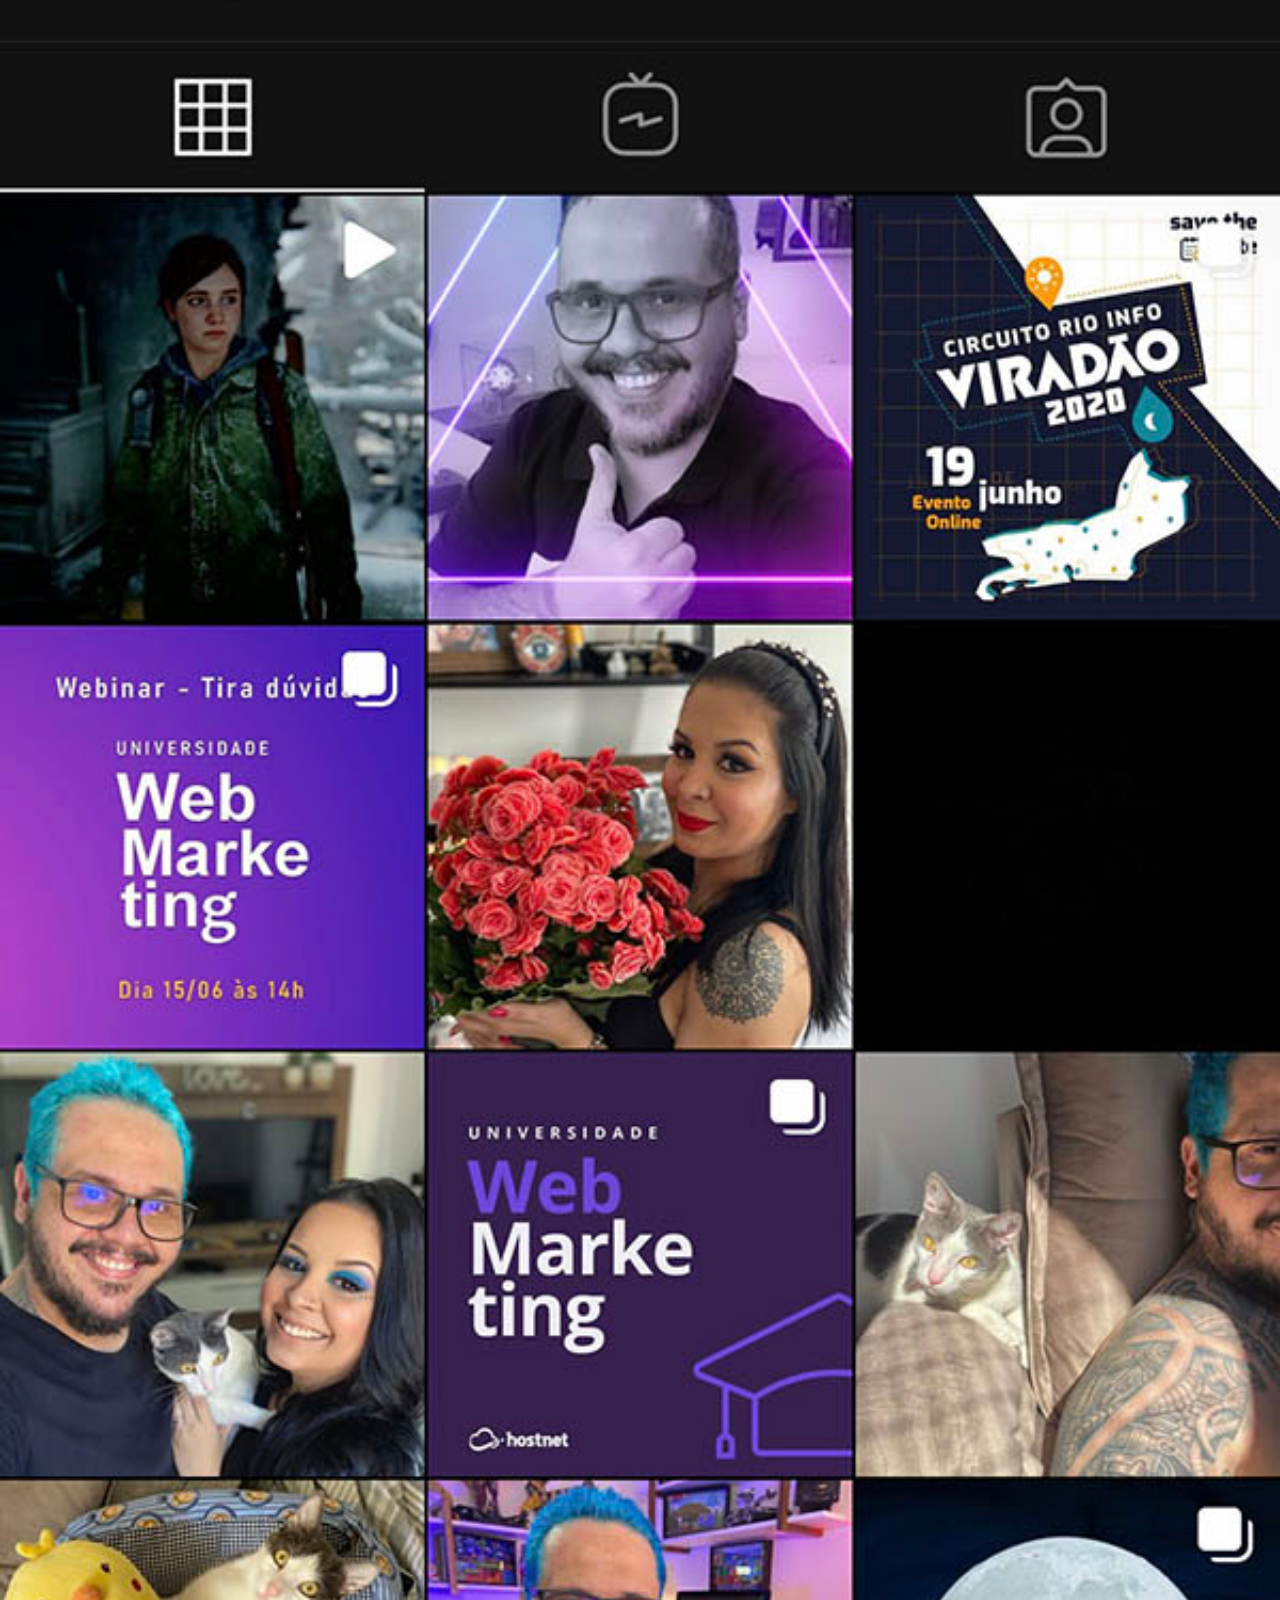
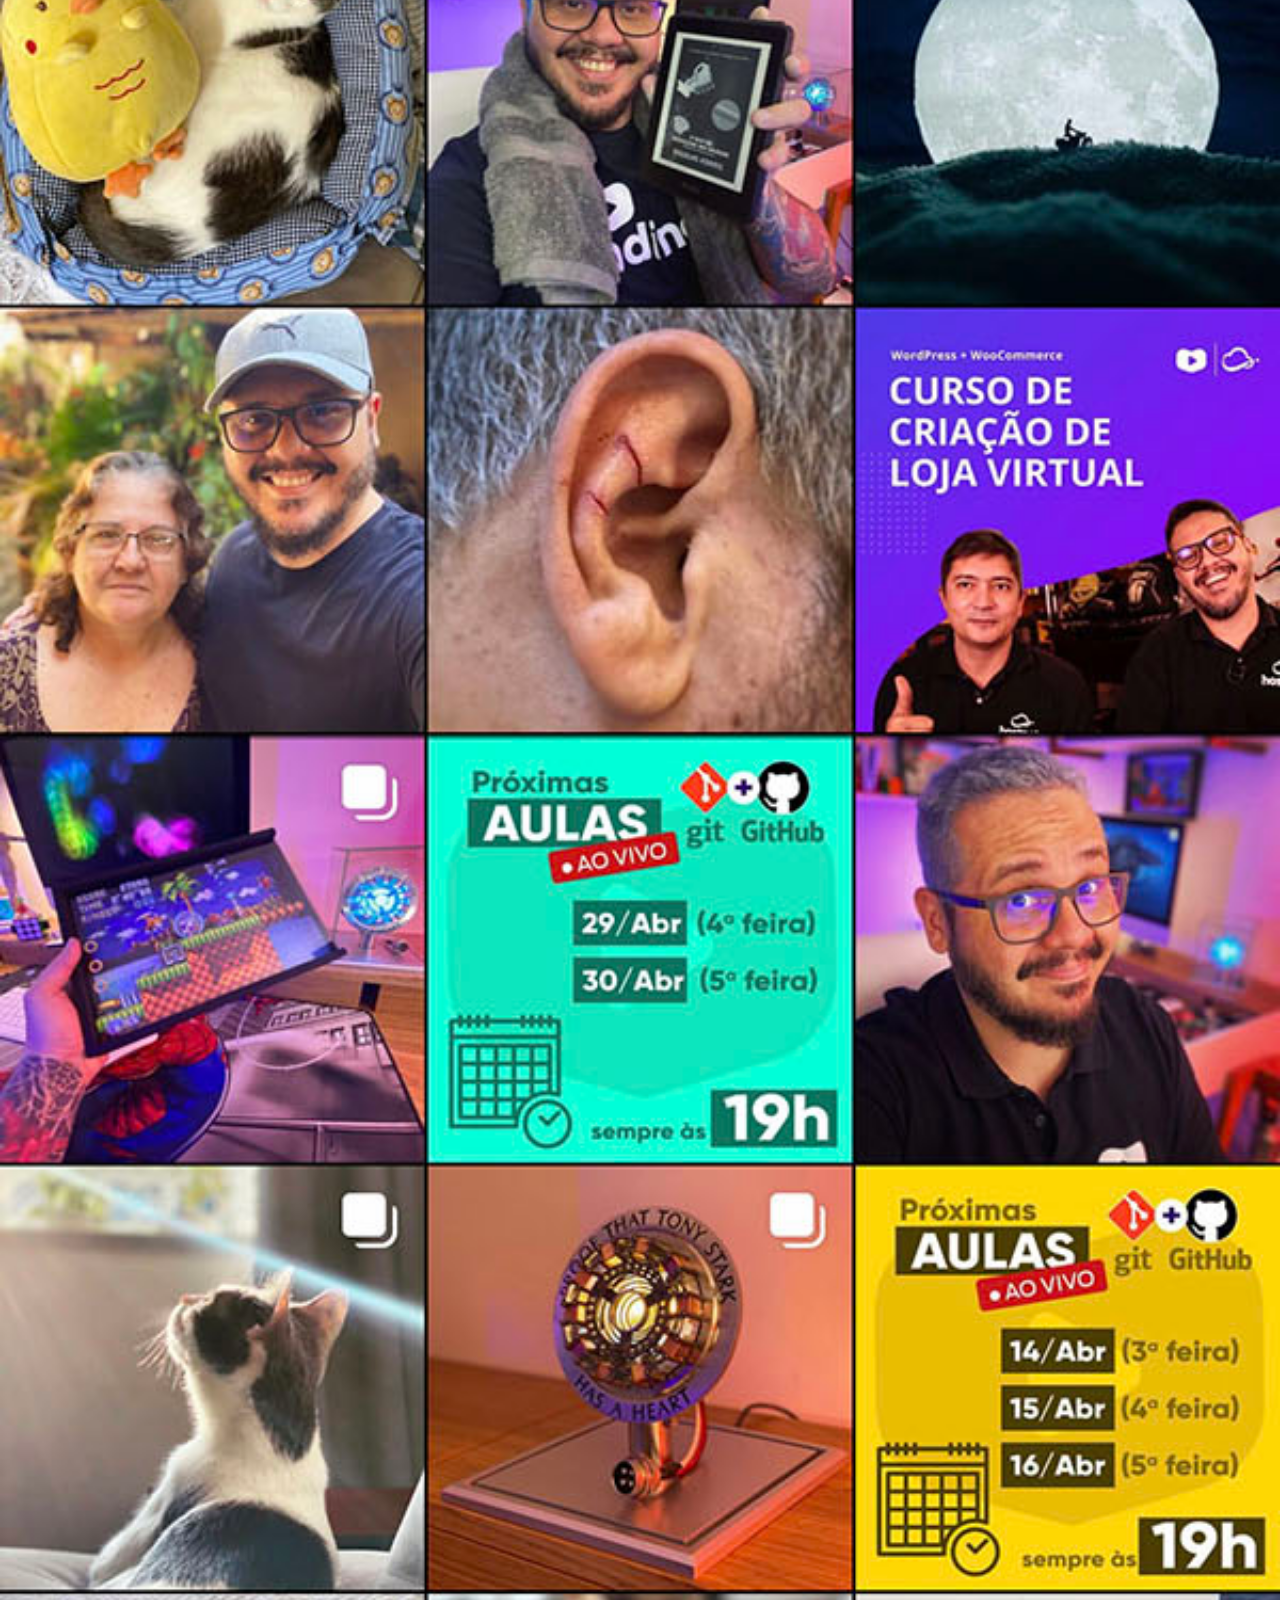
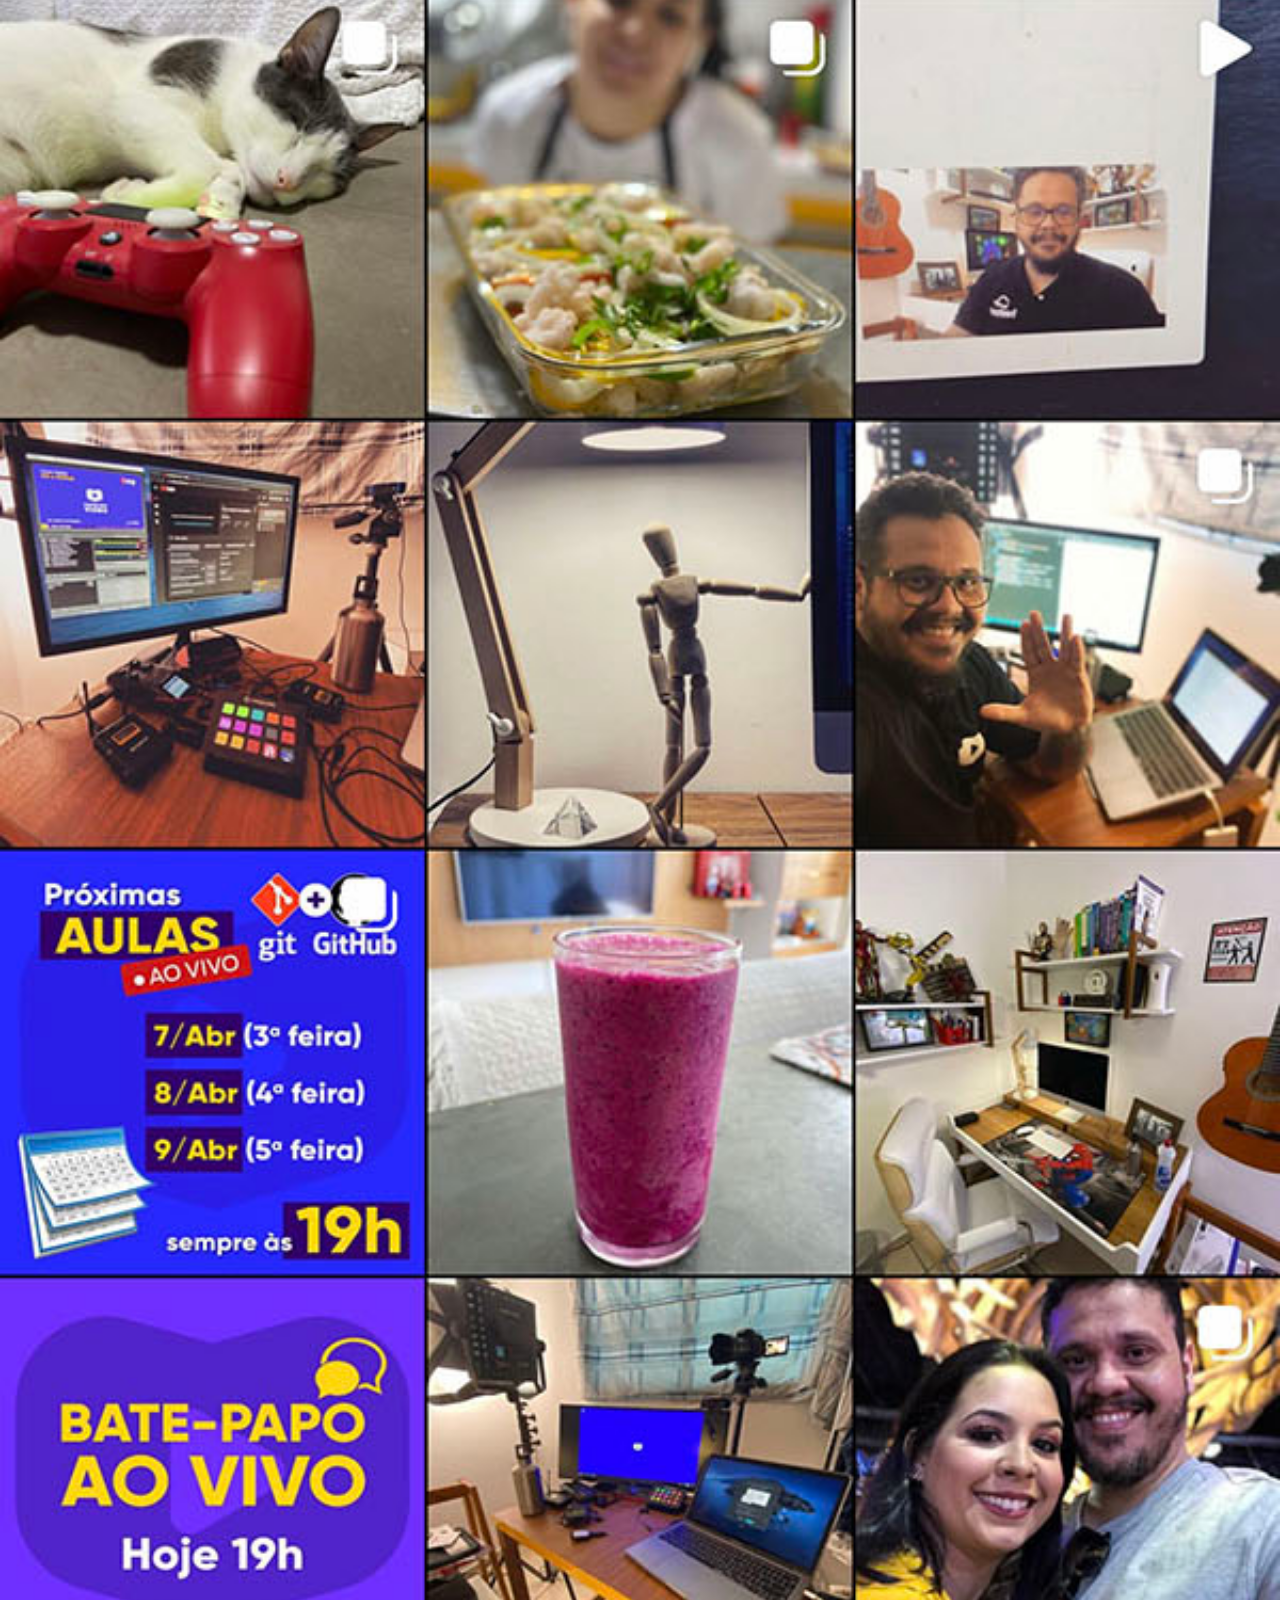
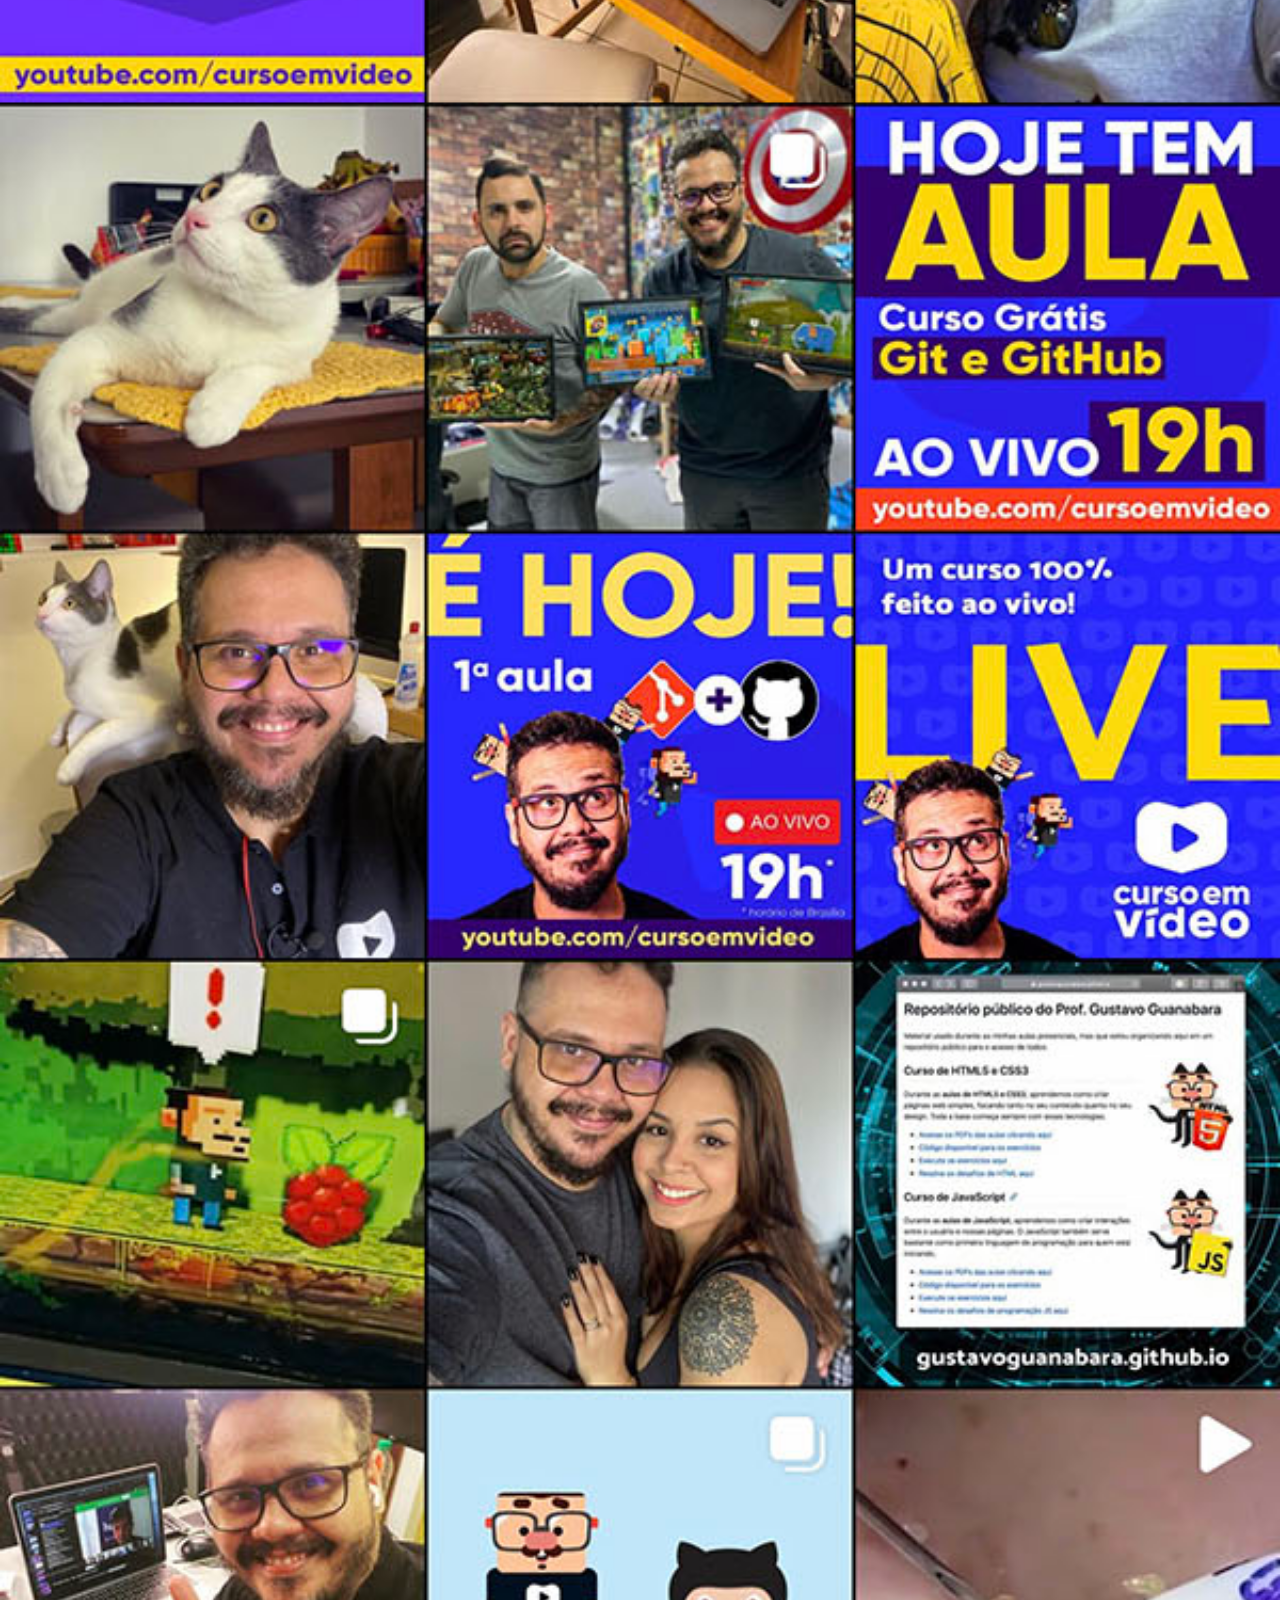
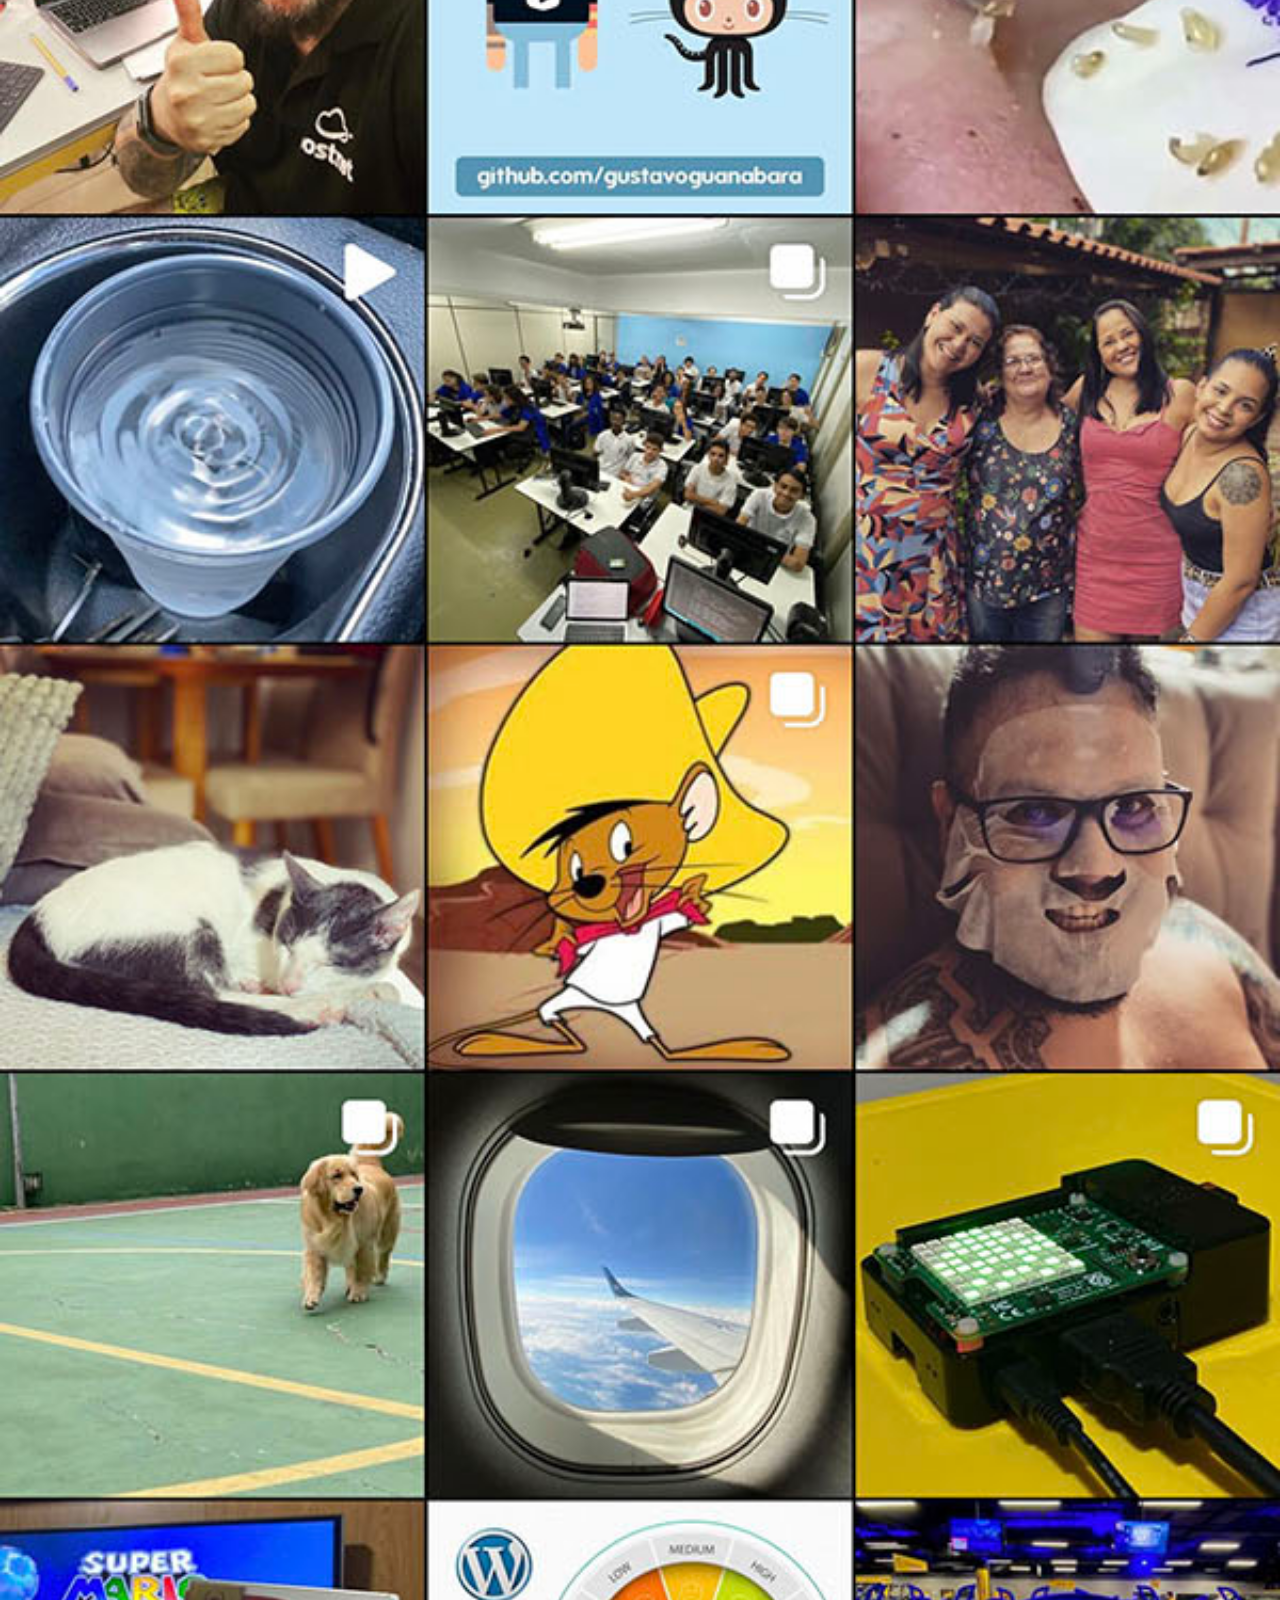
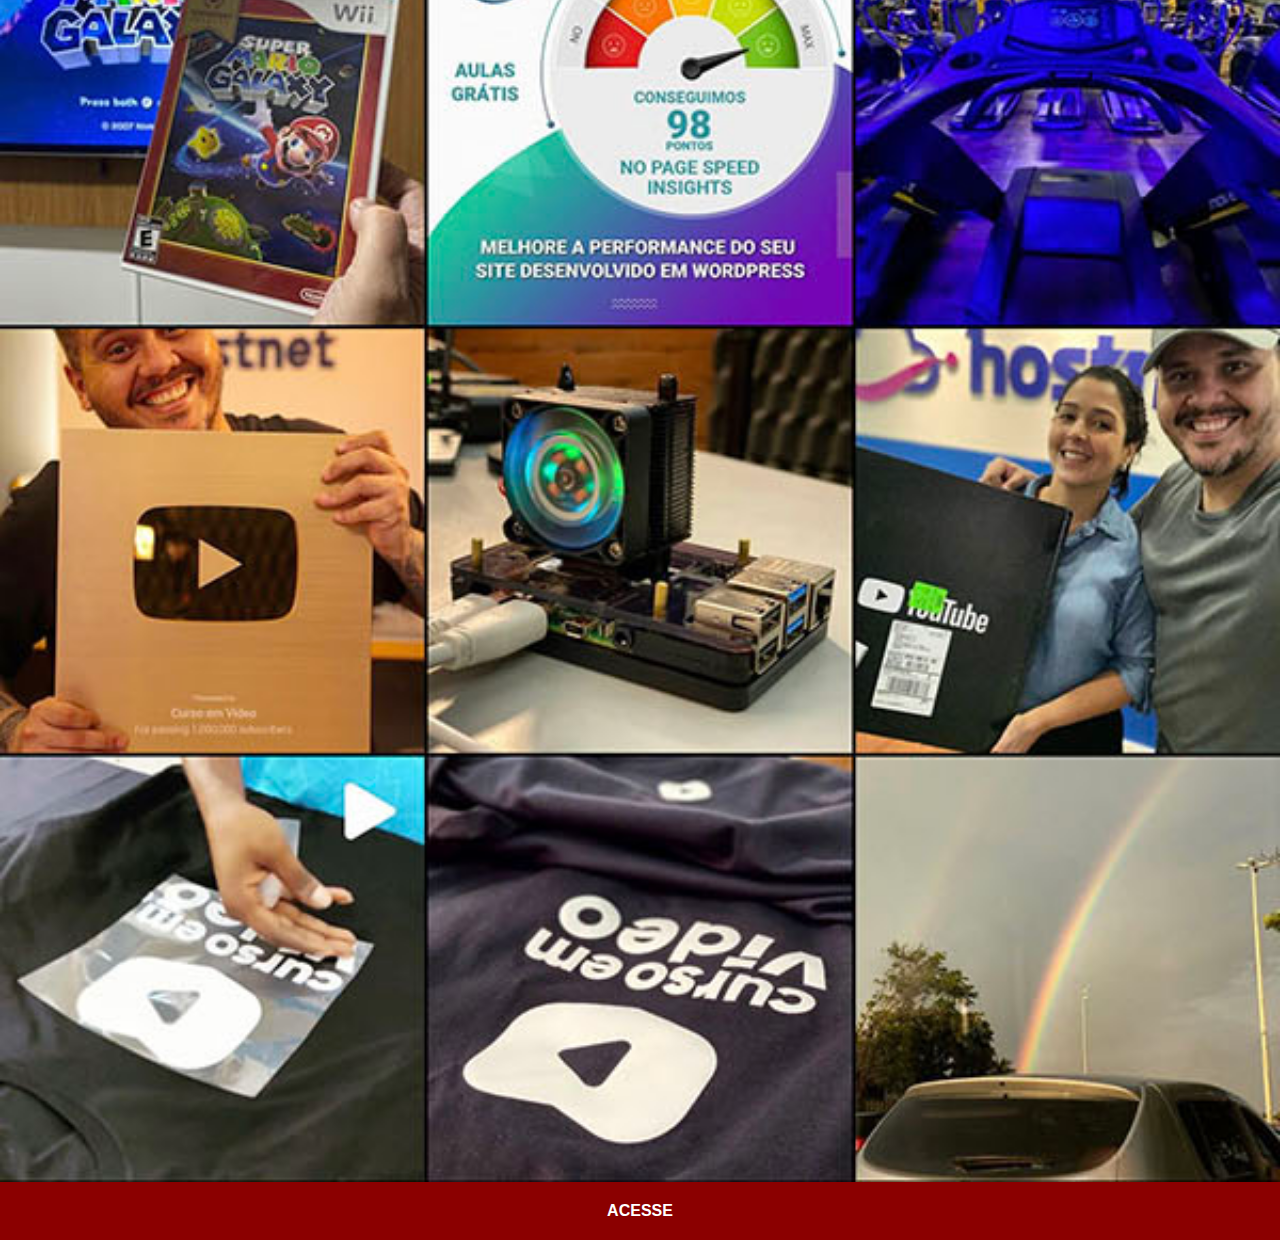
<file: instagram.html>
<!DOCTYPE html>
<html lang="pt-br">
<head>
    <meta charset="UTF-8">
    <meta http-equiv="X-UA-Compatible" content="IE=edge">
    <meta name="viewport" content="width=device-width, initial-scale=1.0">
    <title>Instagram</title>
    <link rel="stylesheet" href="social.css">
</head>
<body>
    <img src="imagens/tela-instagram.jpg" alt="GitHub">
    <a href="https://instagram.com/gustavoguanabara/" target="_blank">
        ACESSE
    </a>
</body>
</html>
</file>
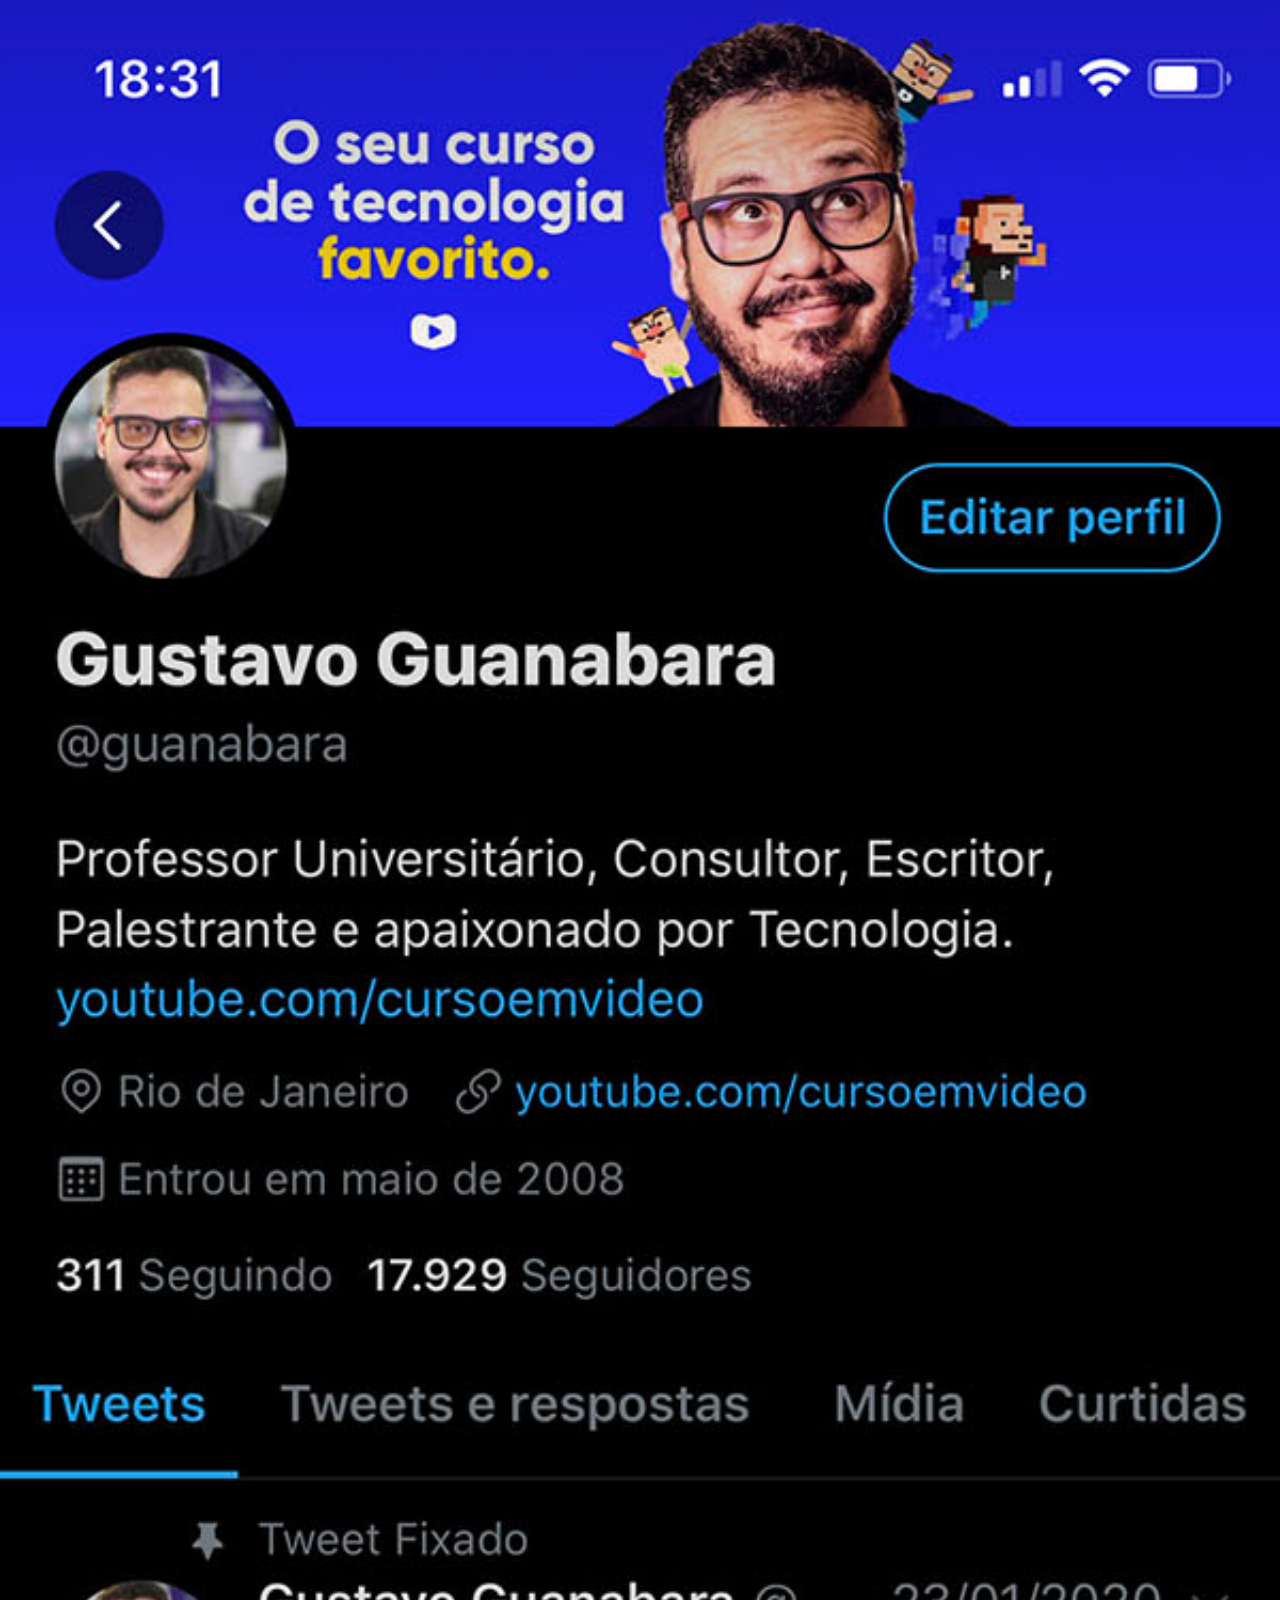
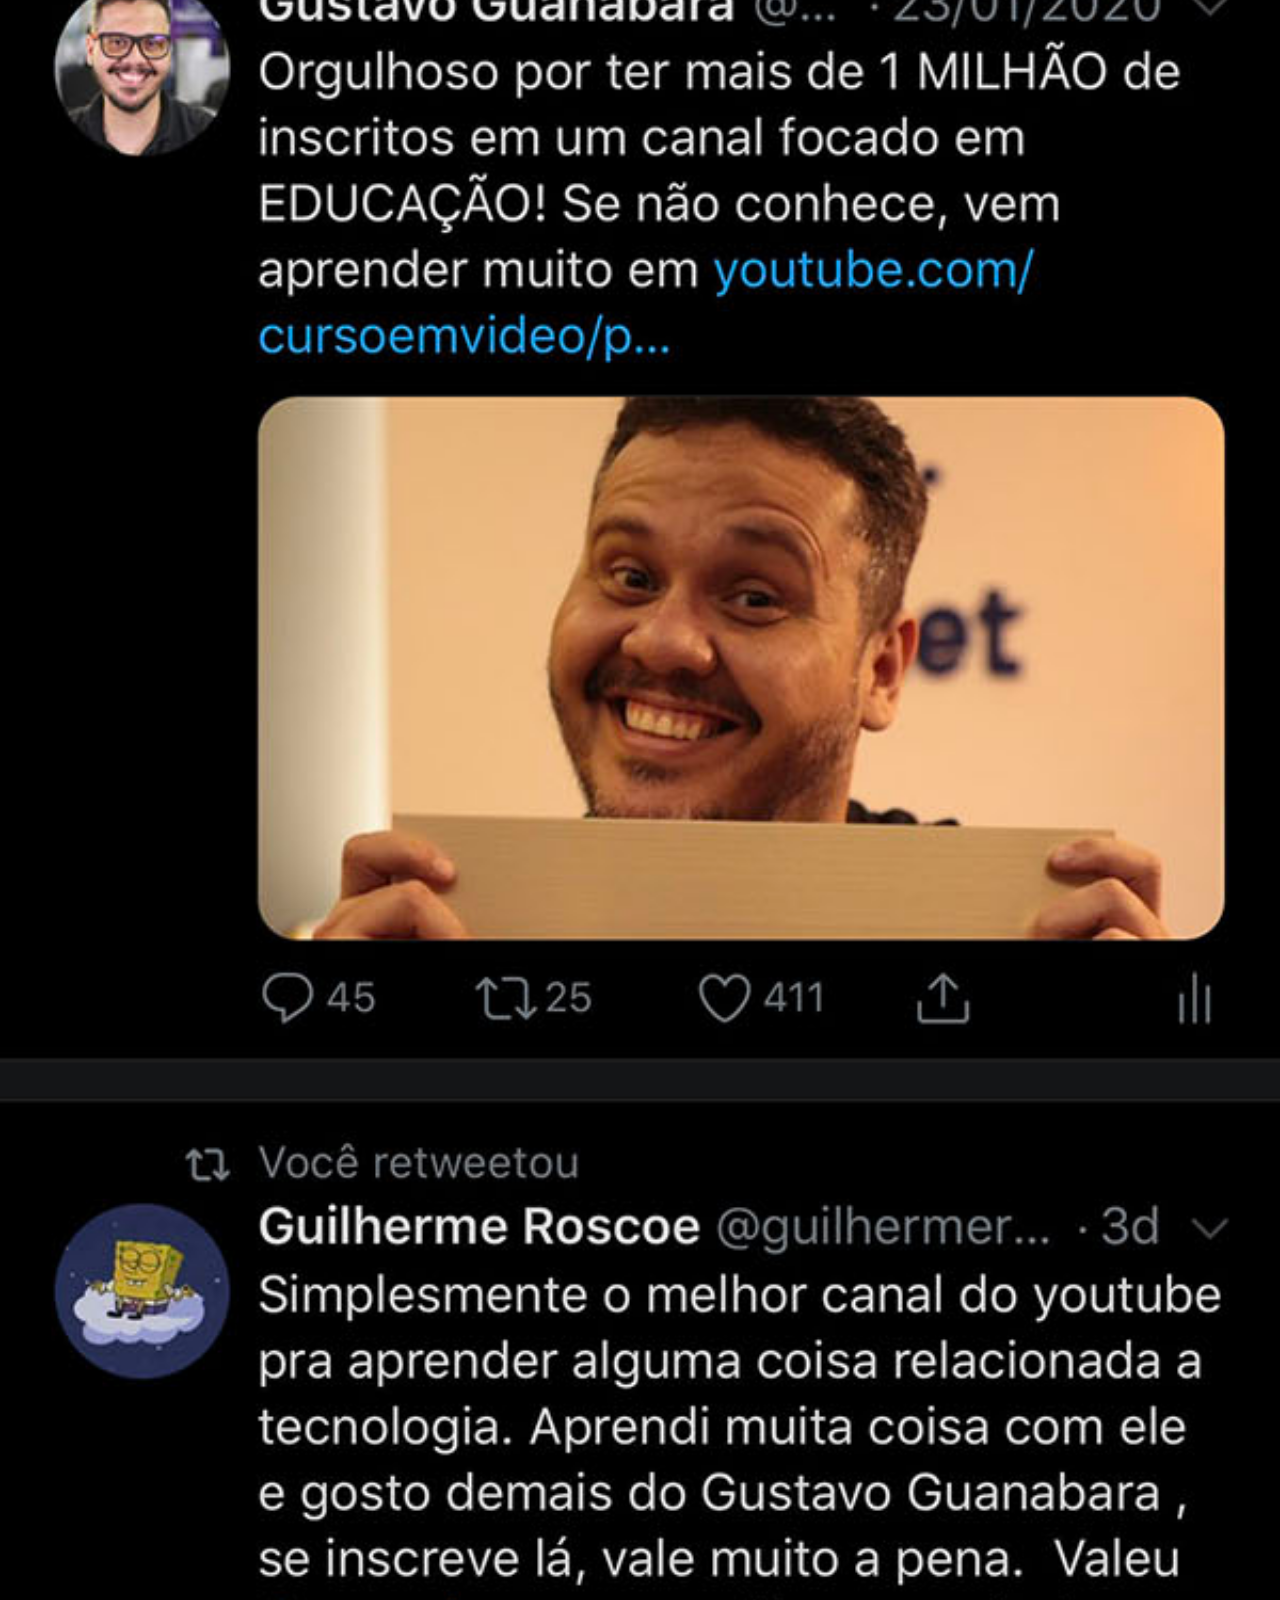
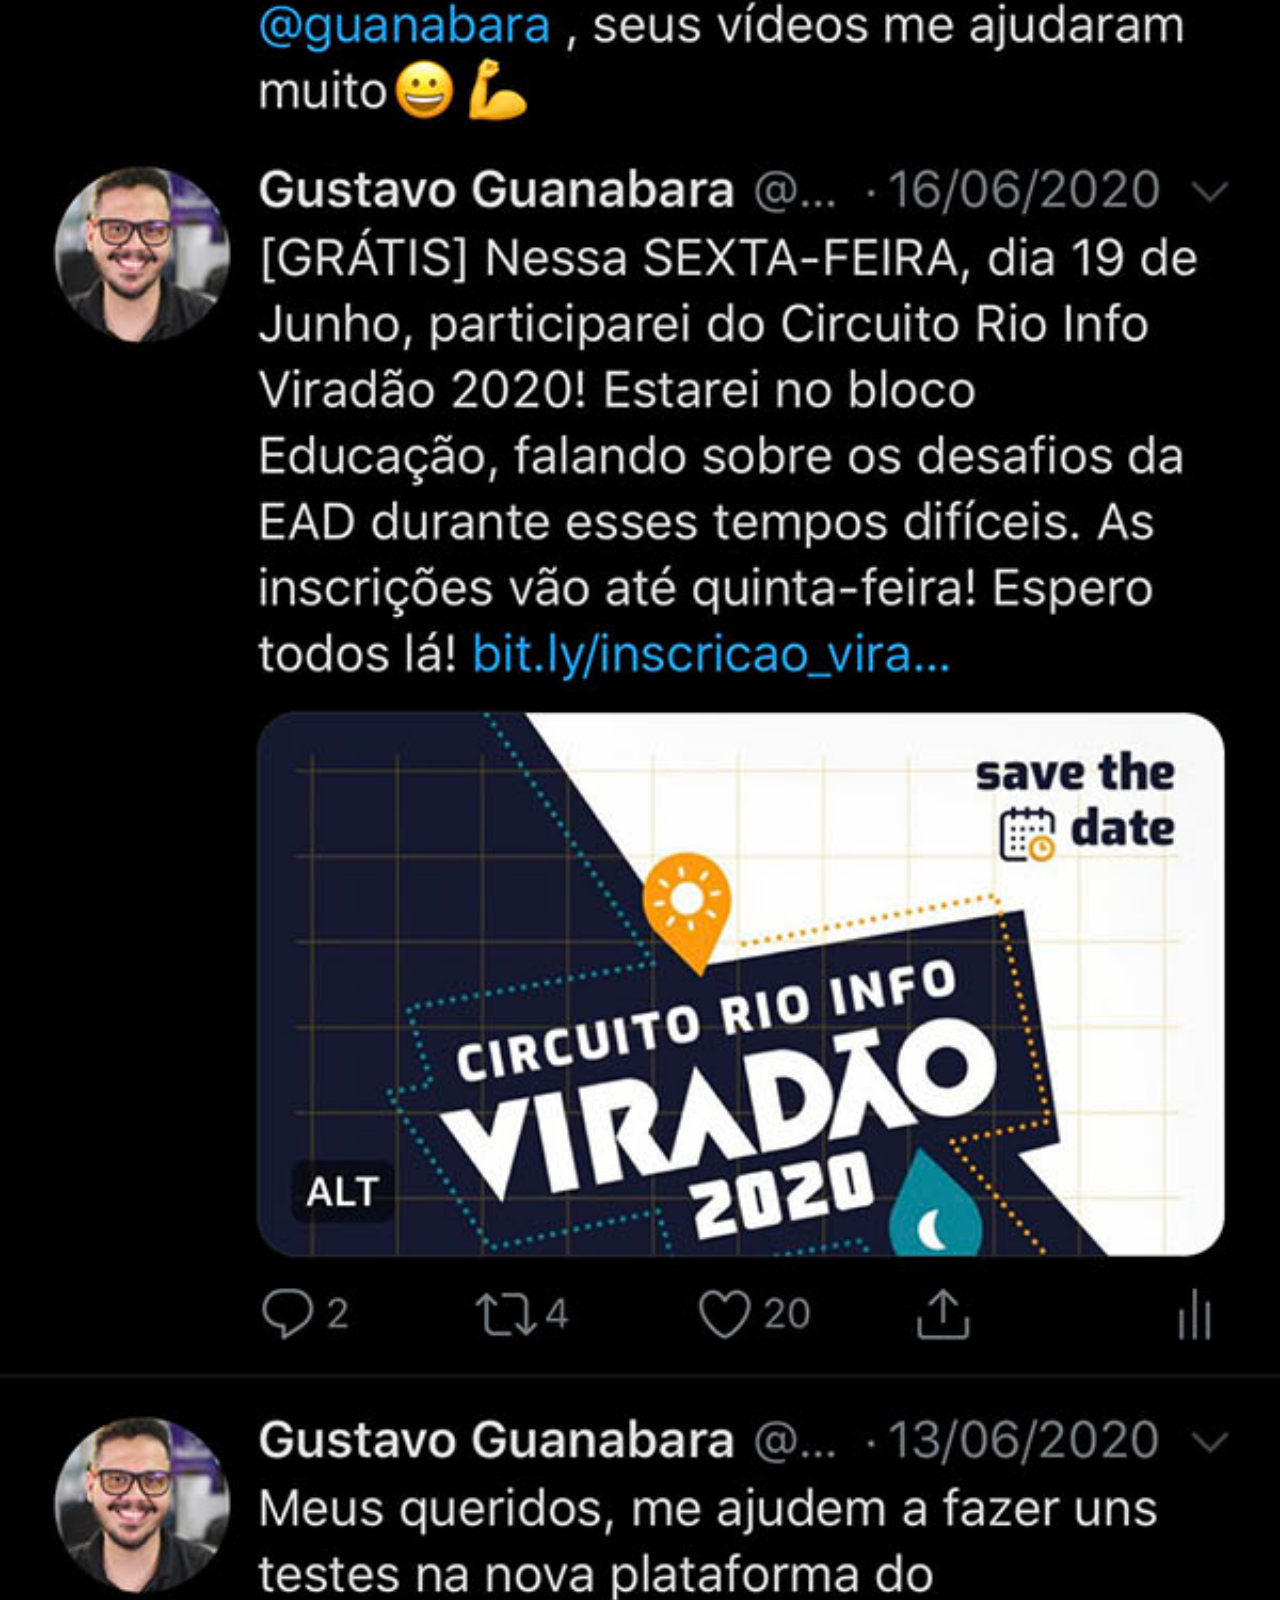
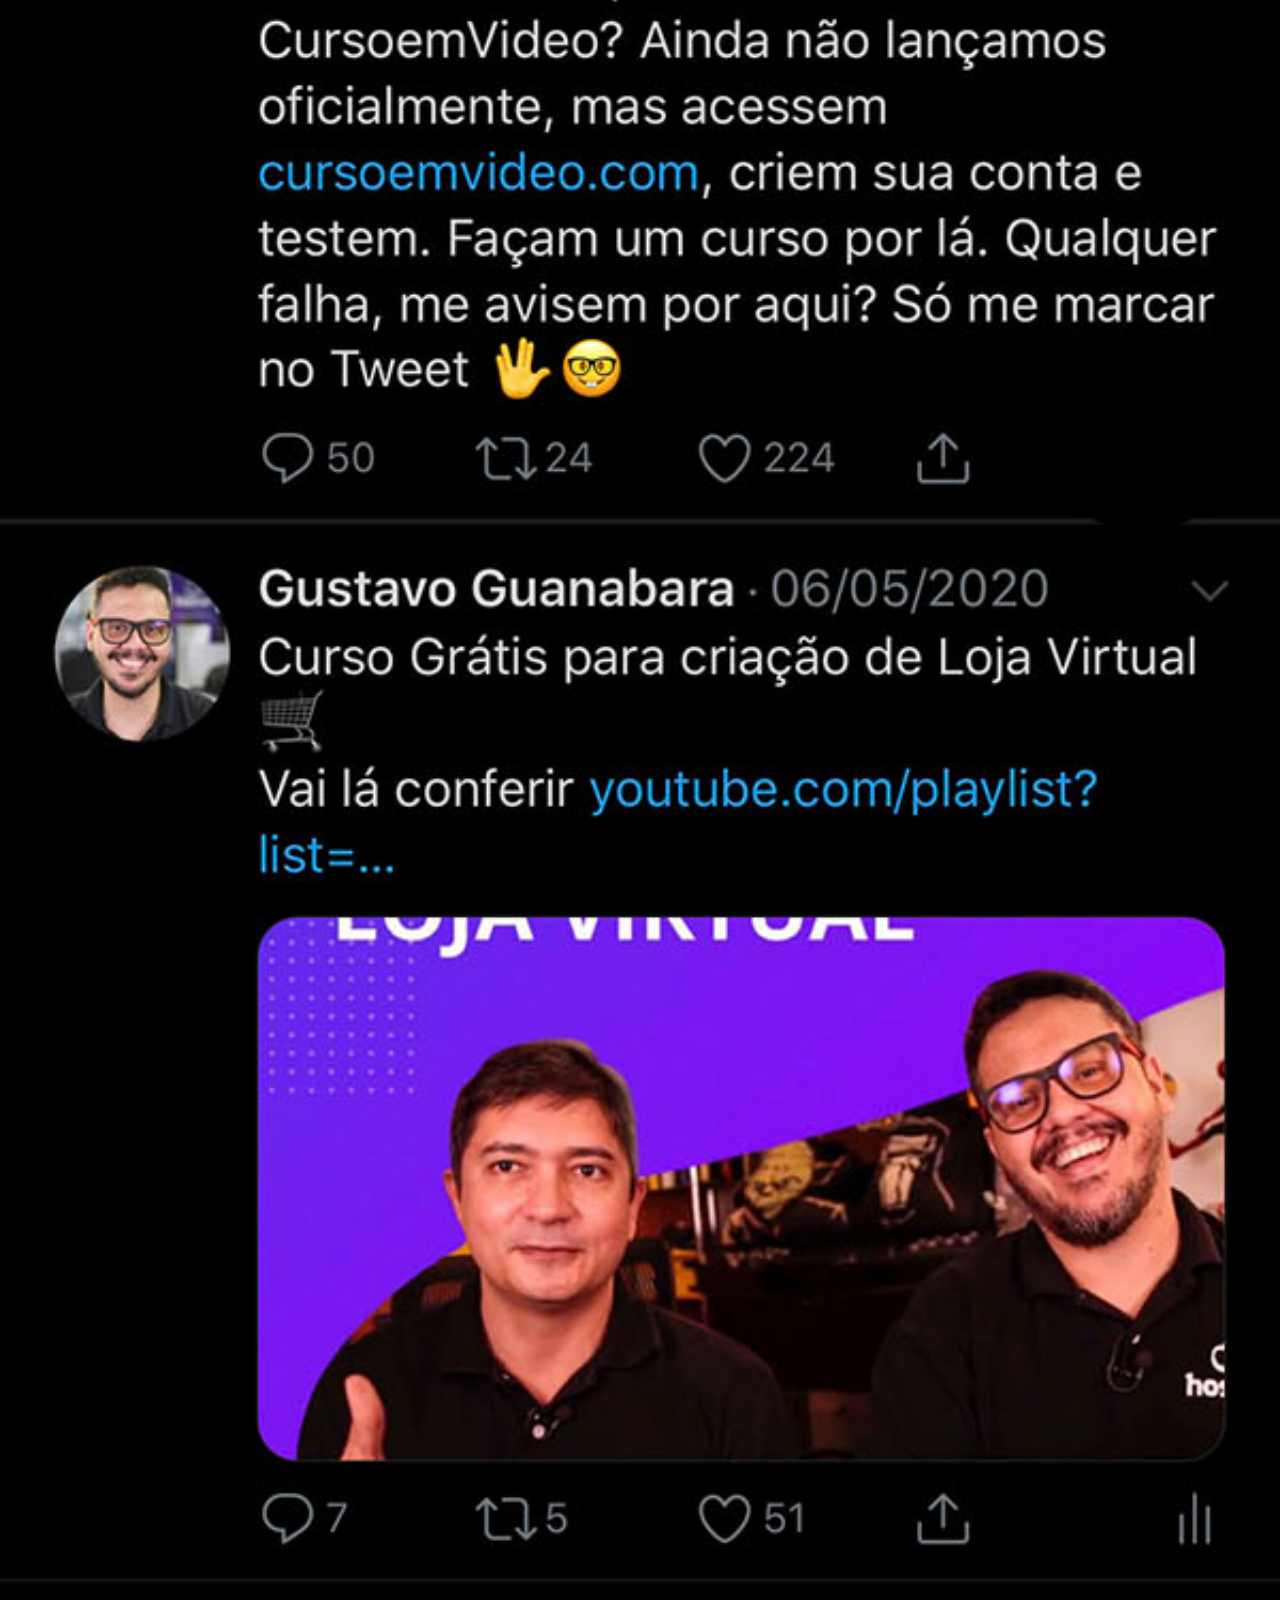
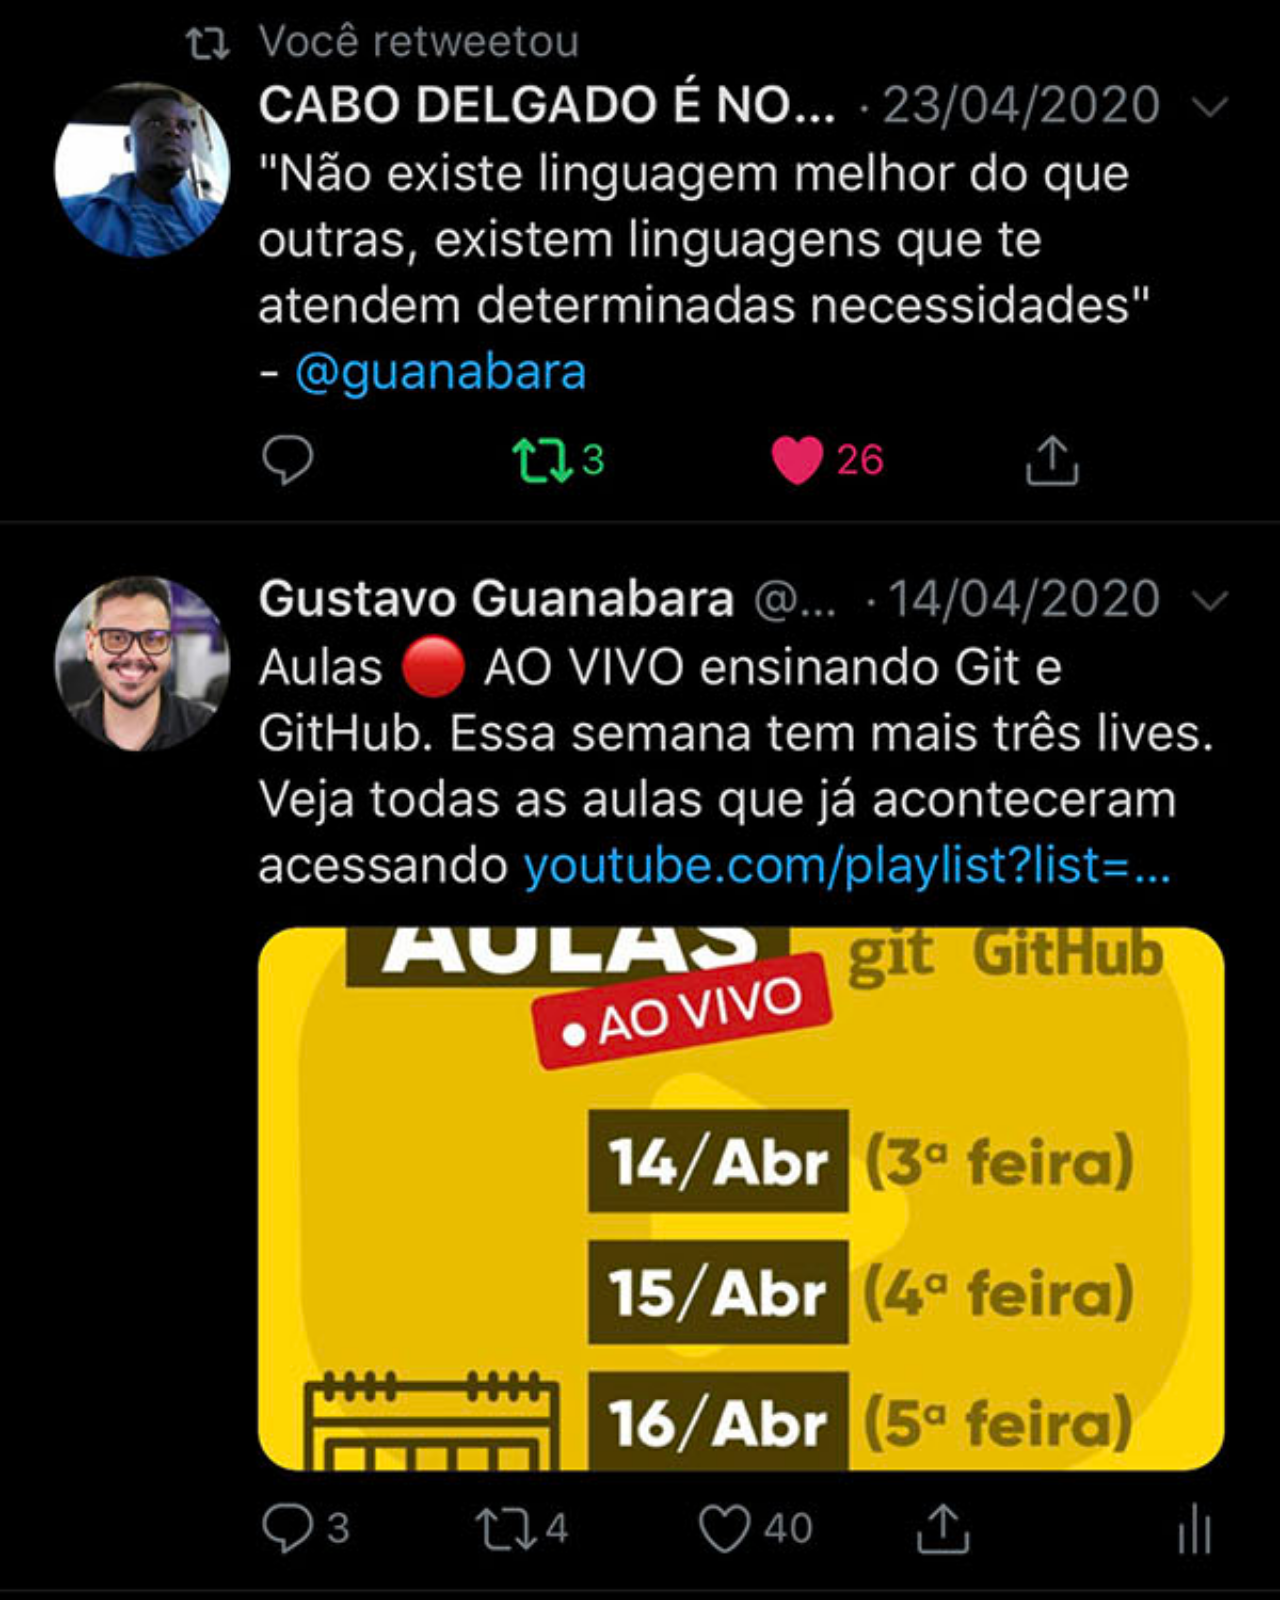
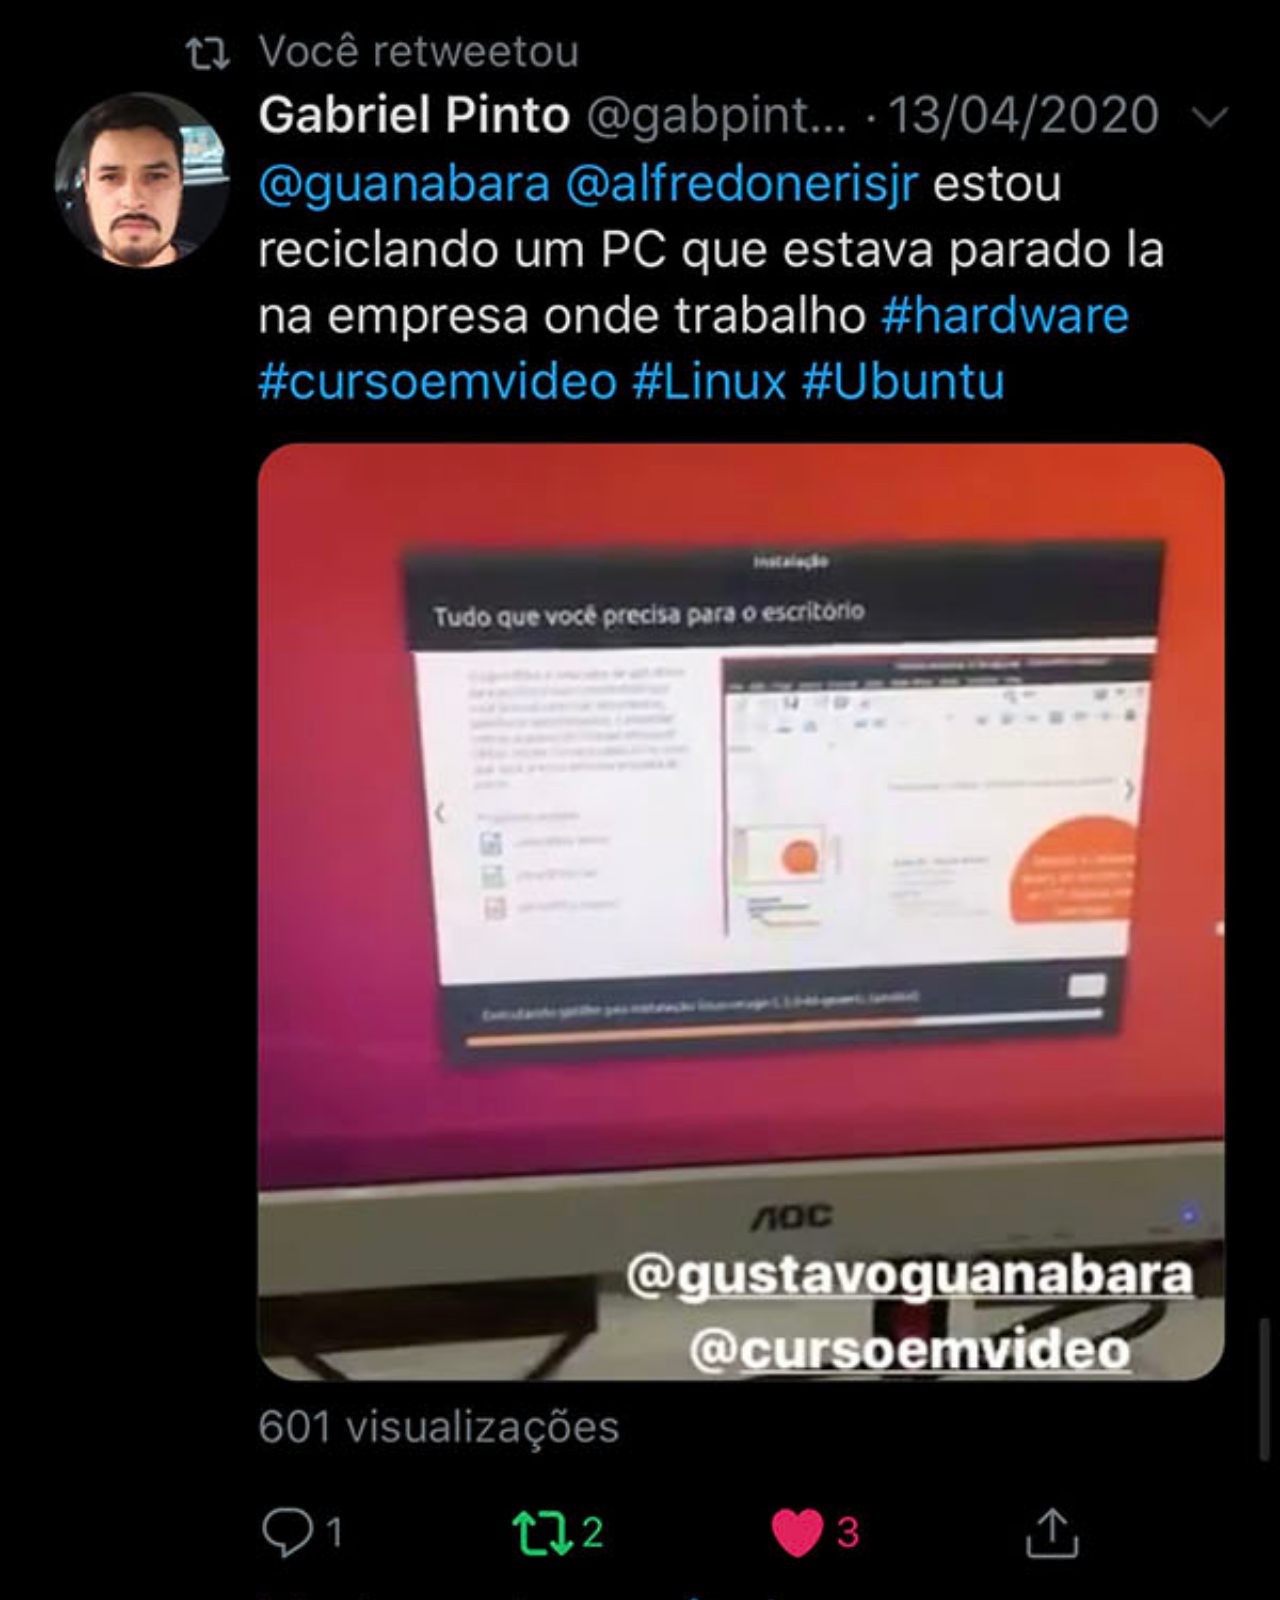
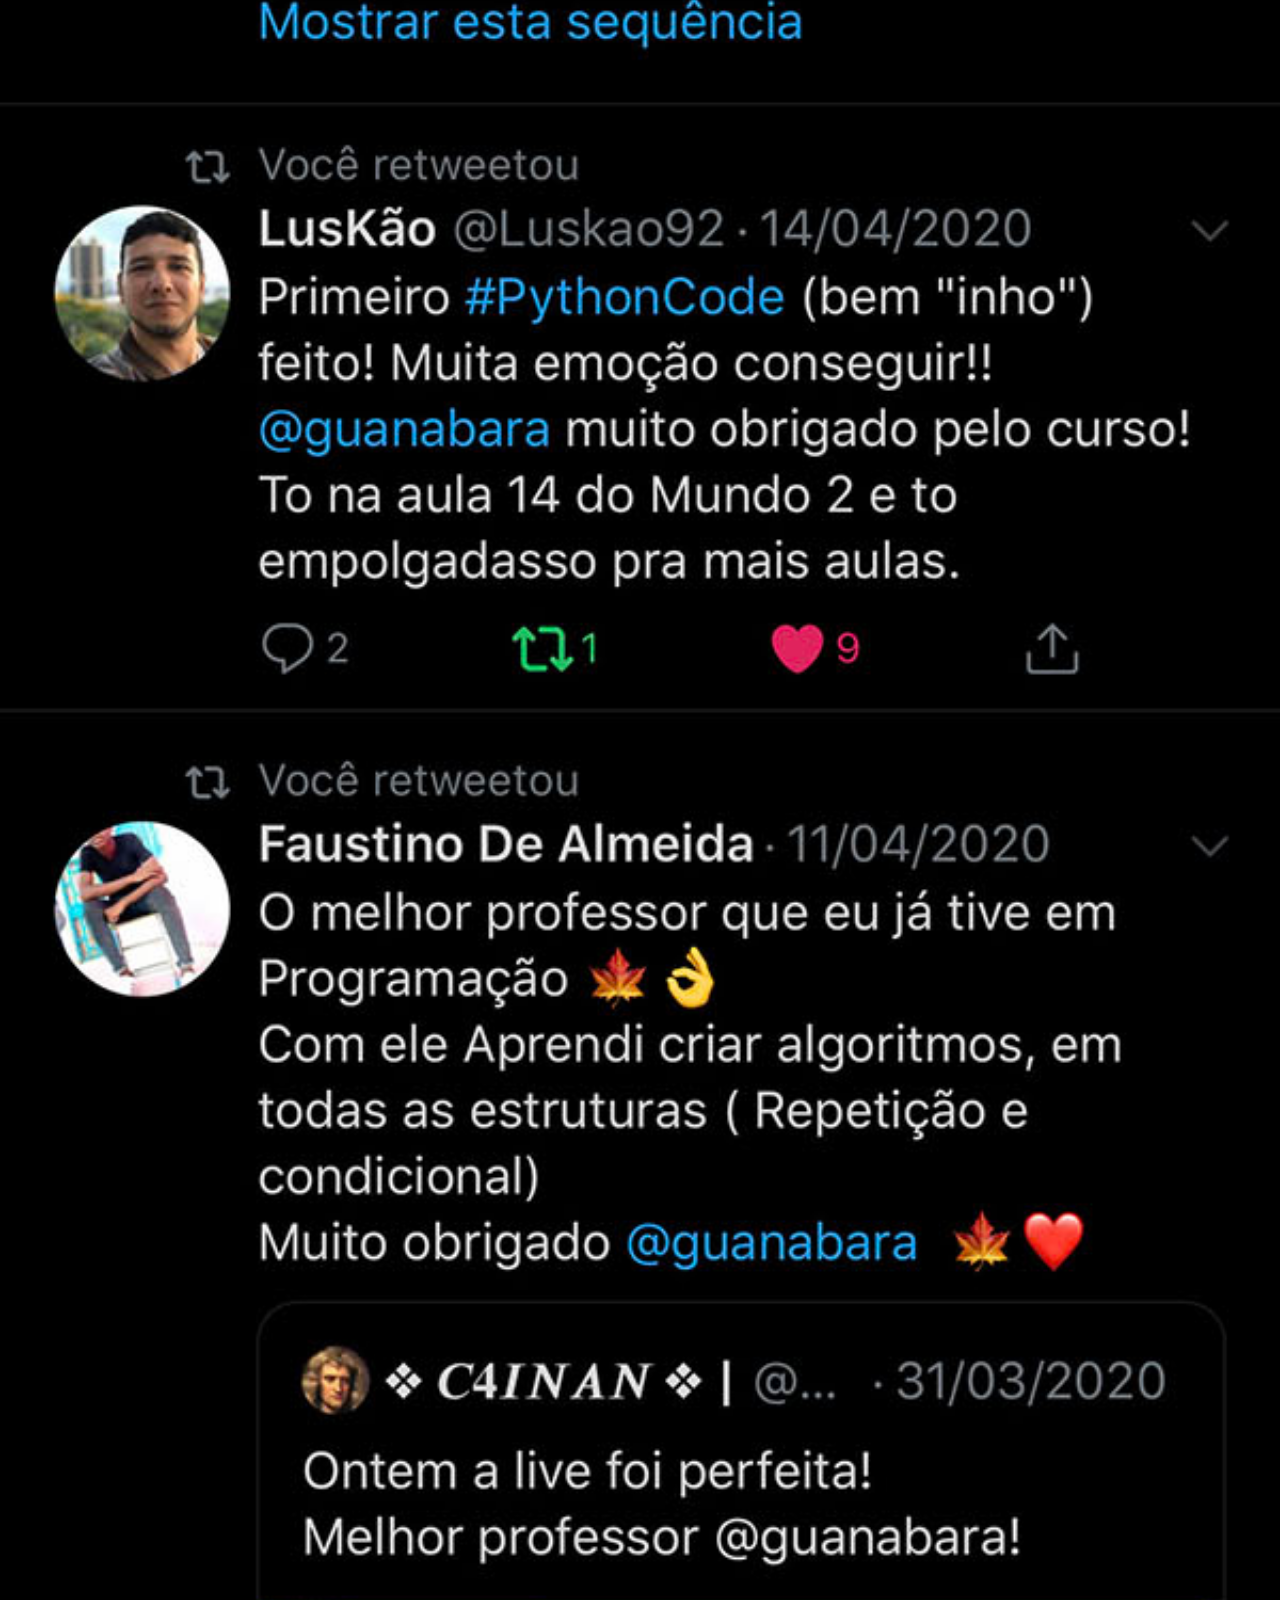
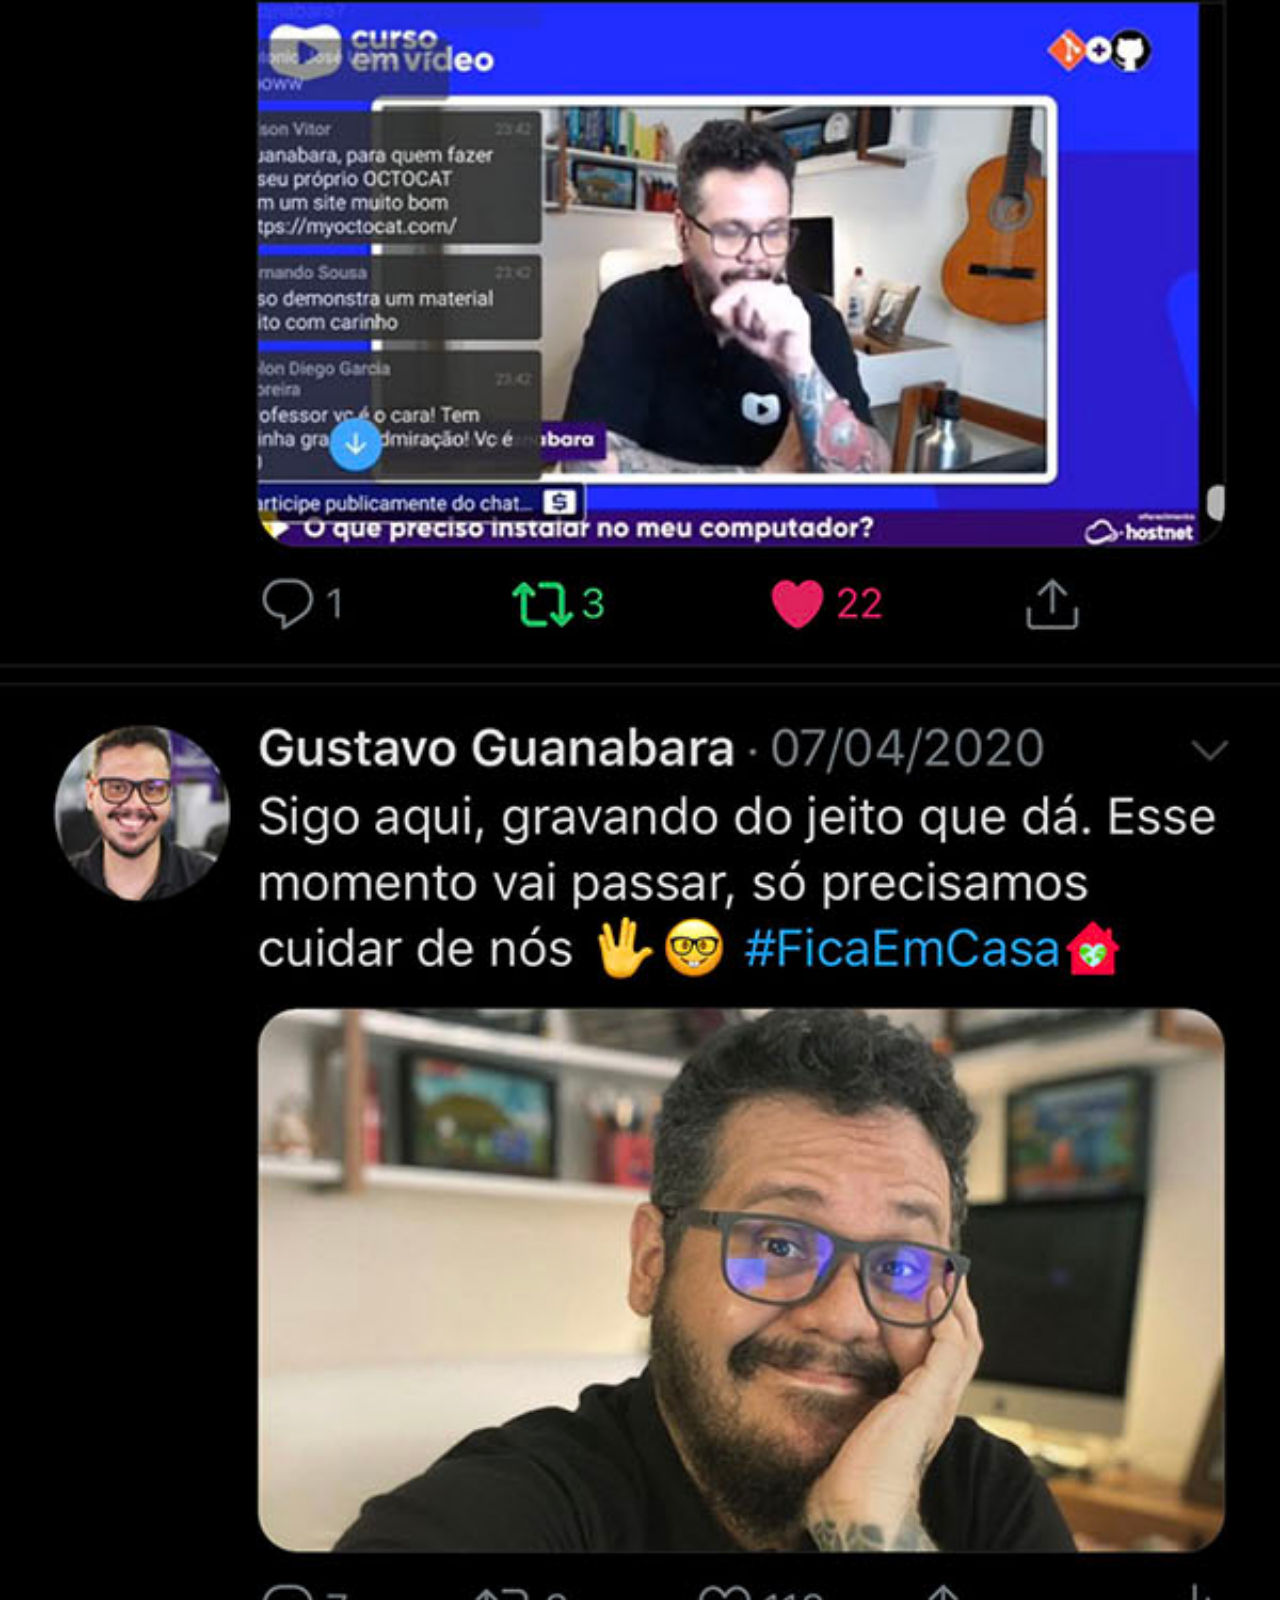
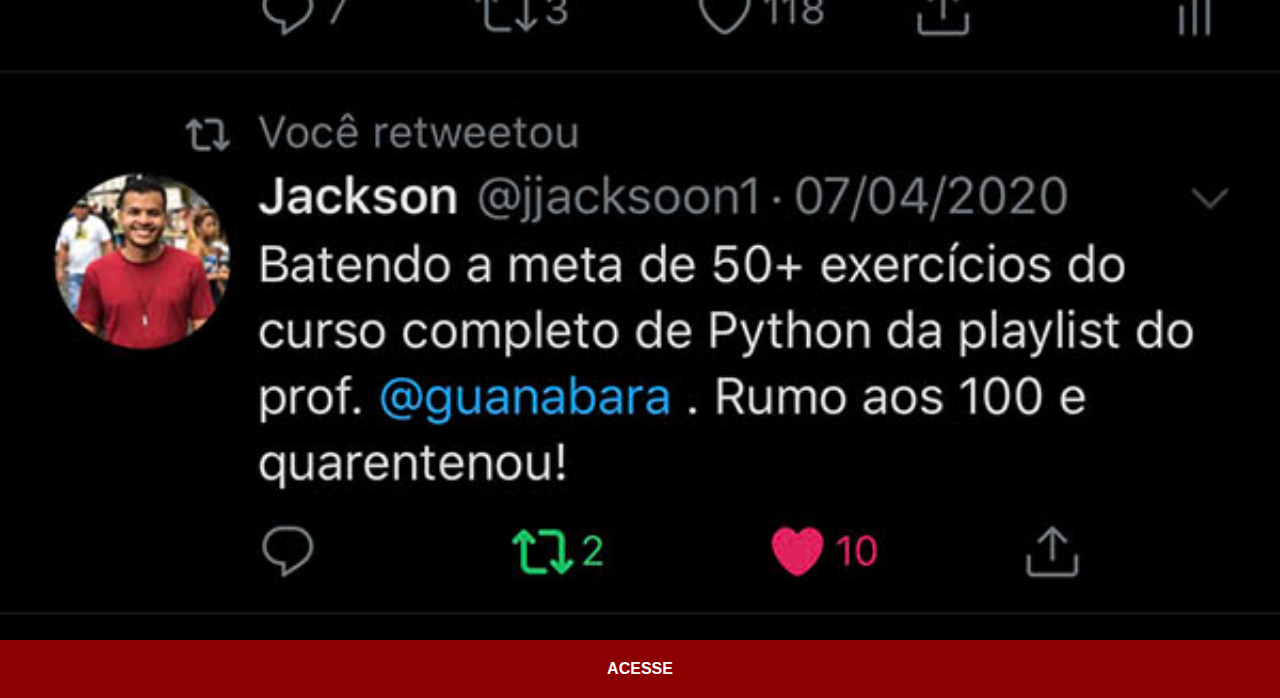
<file: twitter.html>
<!DOCTYPE html>
<html lang="pt-br">
<head>
    <meta charset="UTF-8">
    <meta http-equiv="X-UA-Compatible" content="IE=edge">
    <meta name="viewport" content="width=device-width, initial-scale=1.0">
    <title>Twitter</title>
    <link rel="stylesheet" href="social.css">
</head>
<body>
    <img src="imagens/tela-twitter.jpg" alt="Twitter">
    <a href="https://twitter.com/guanabara" target="_blank">
        ACESSE
    </a>
</body>
</html>
</file>
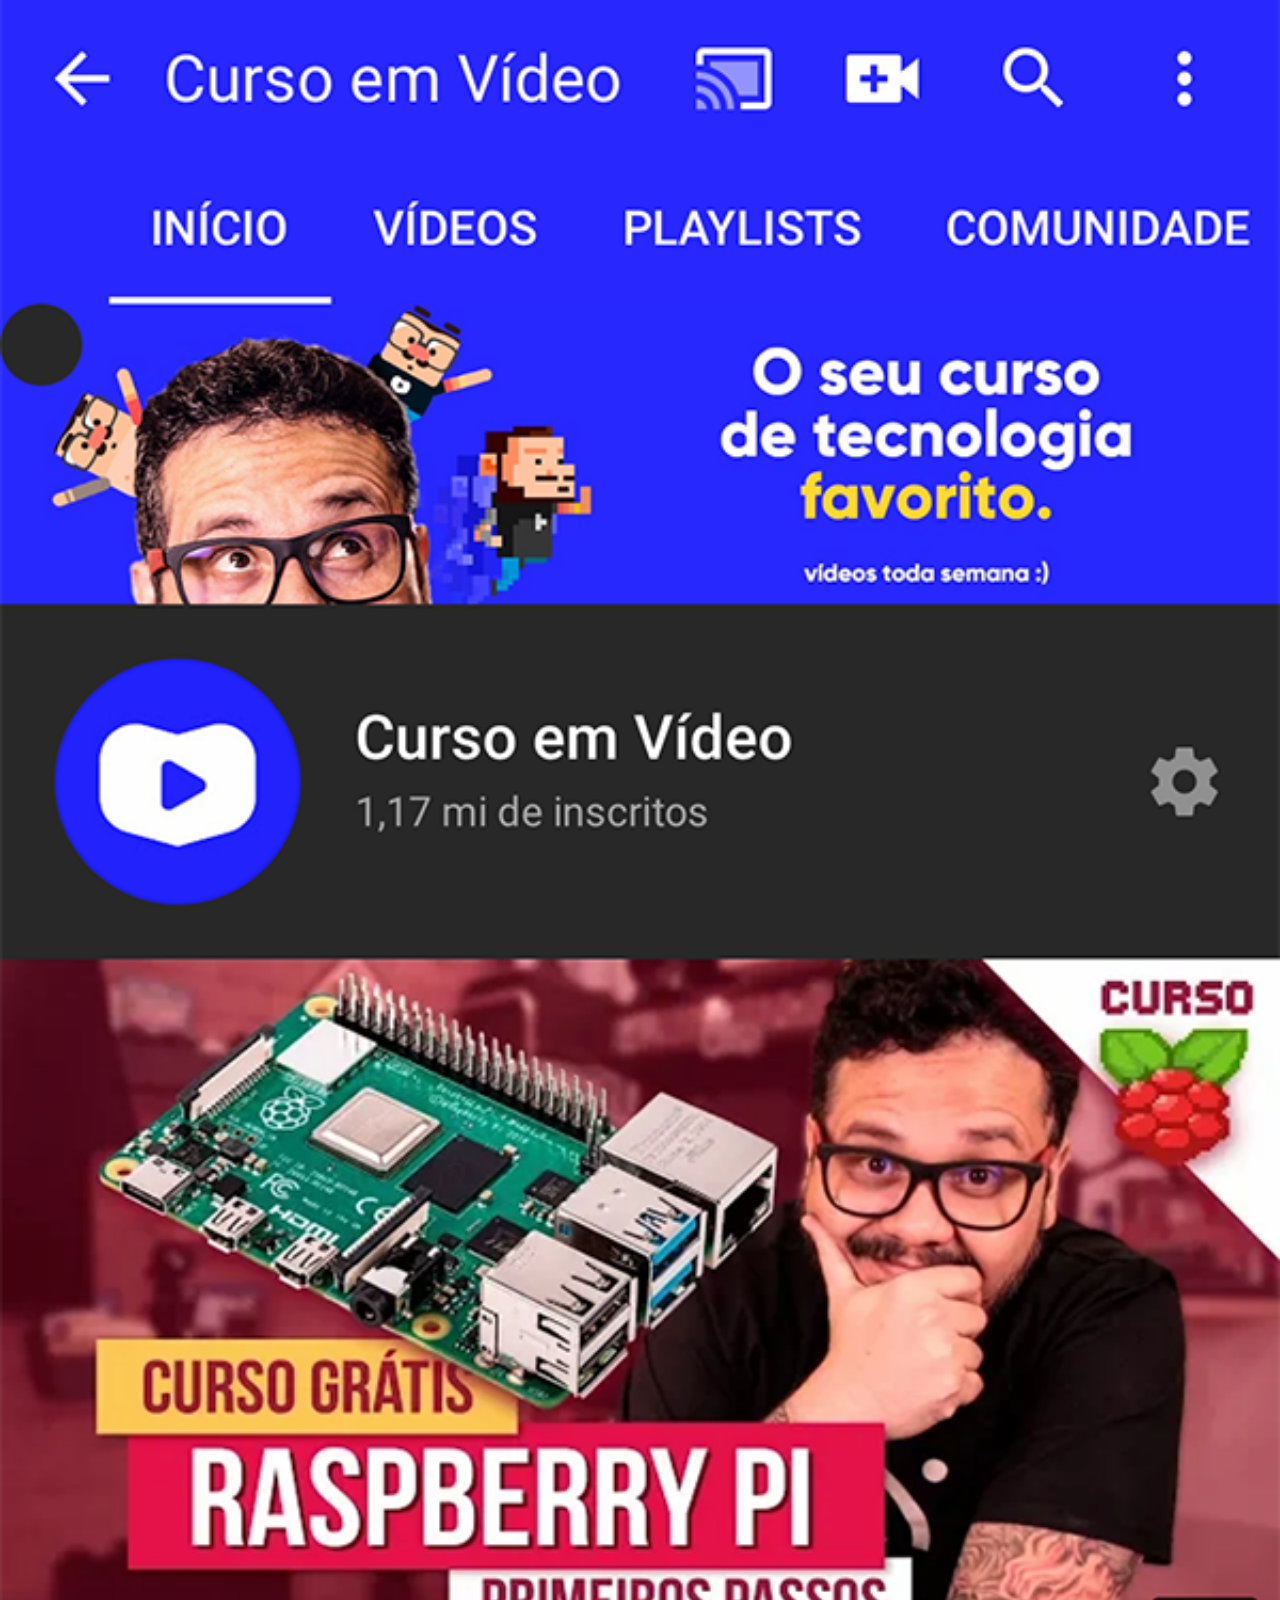
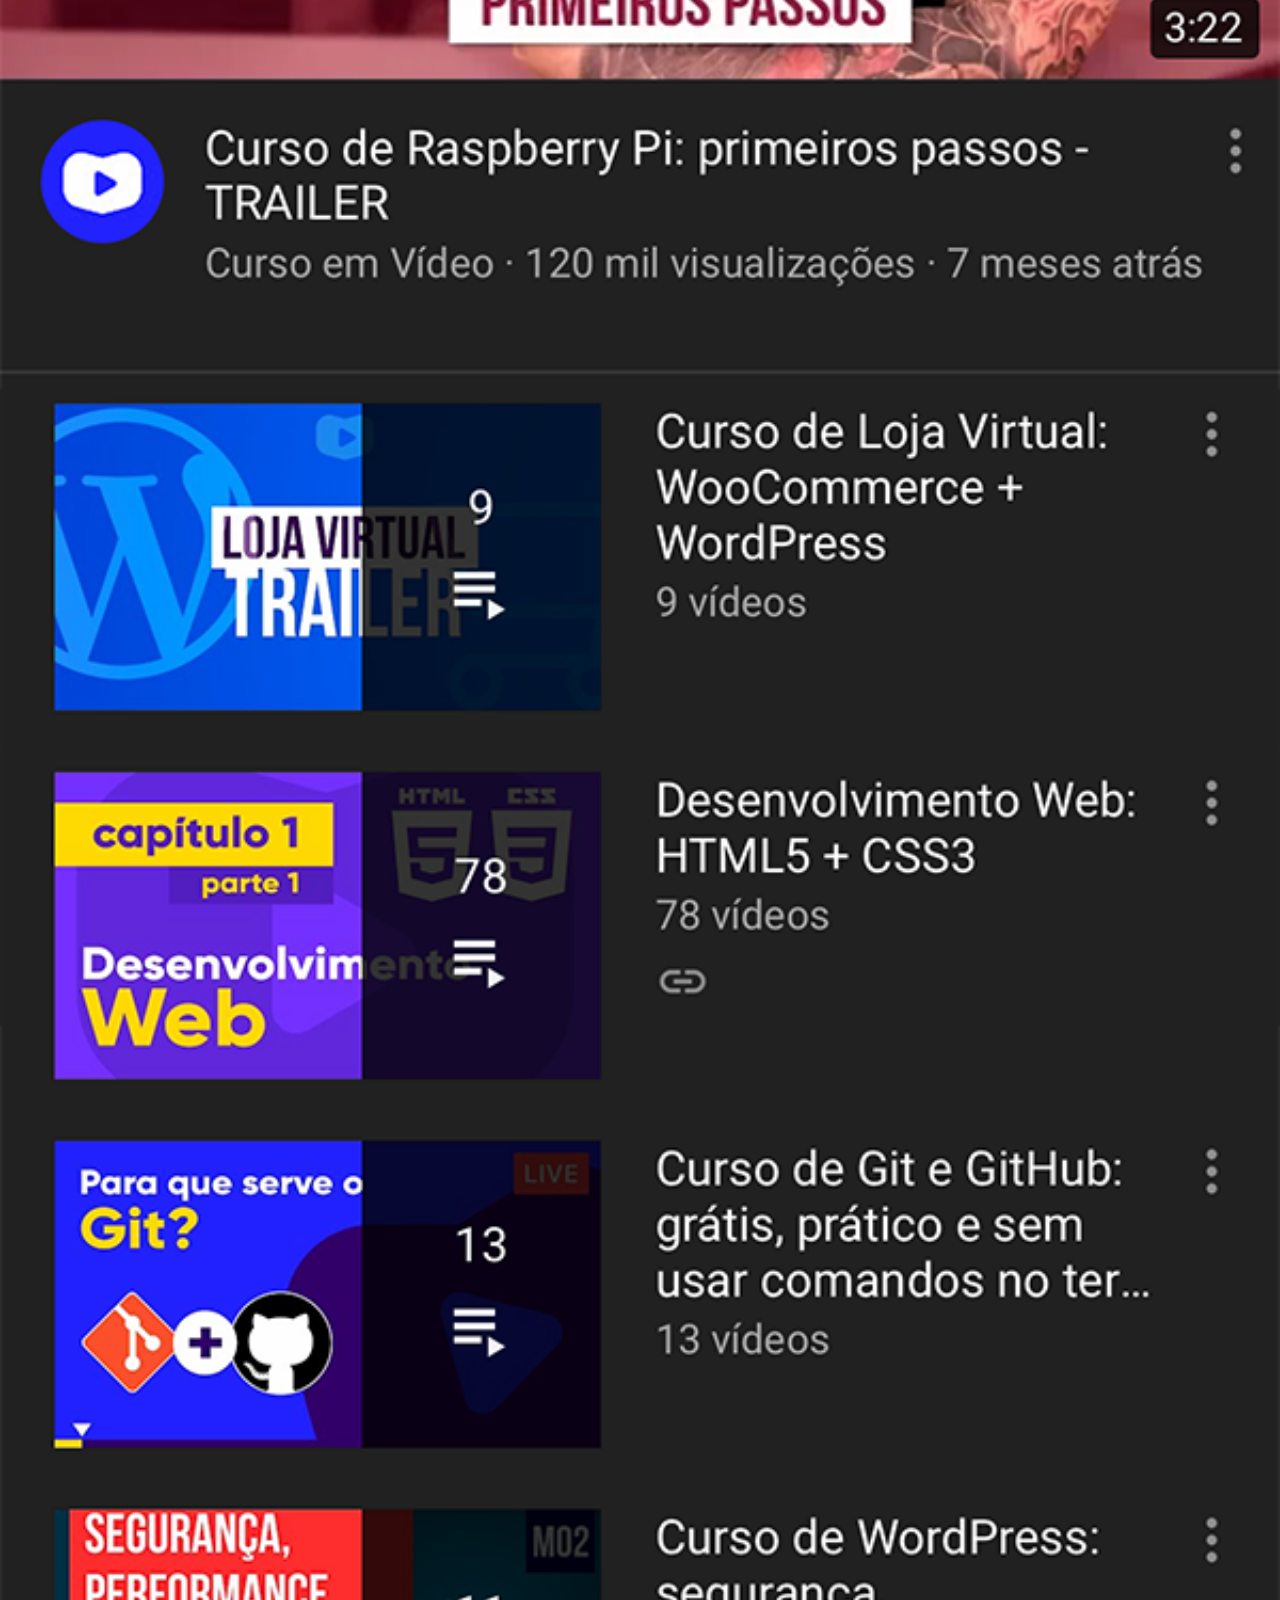
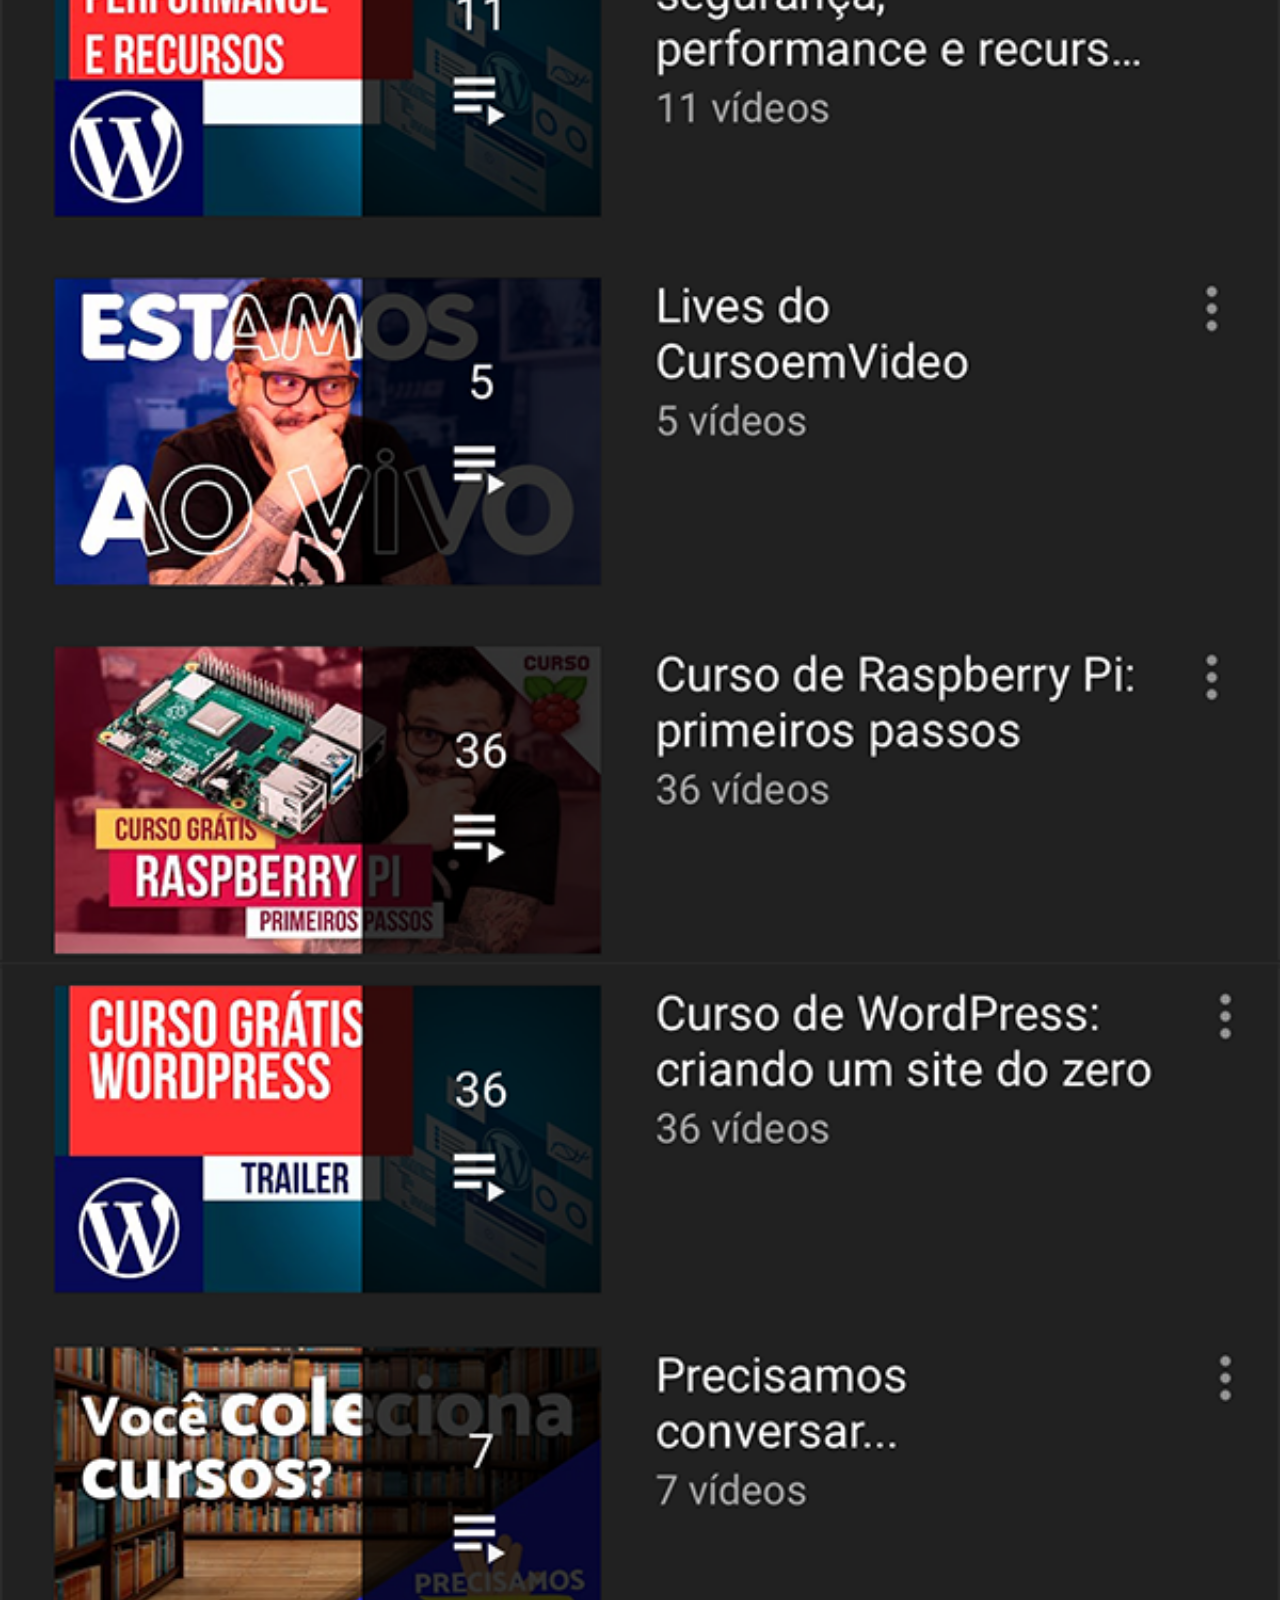
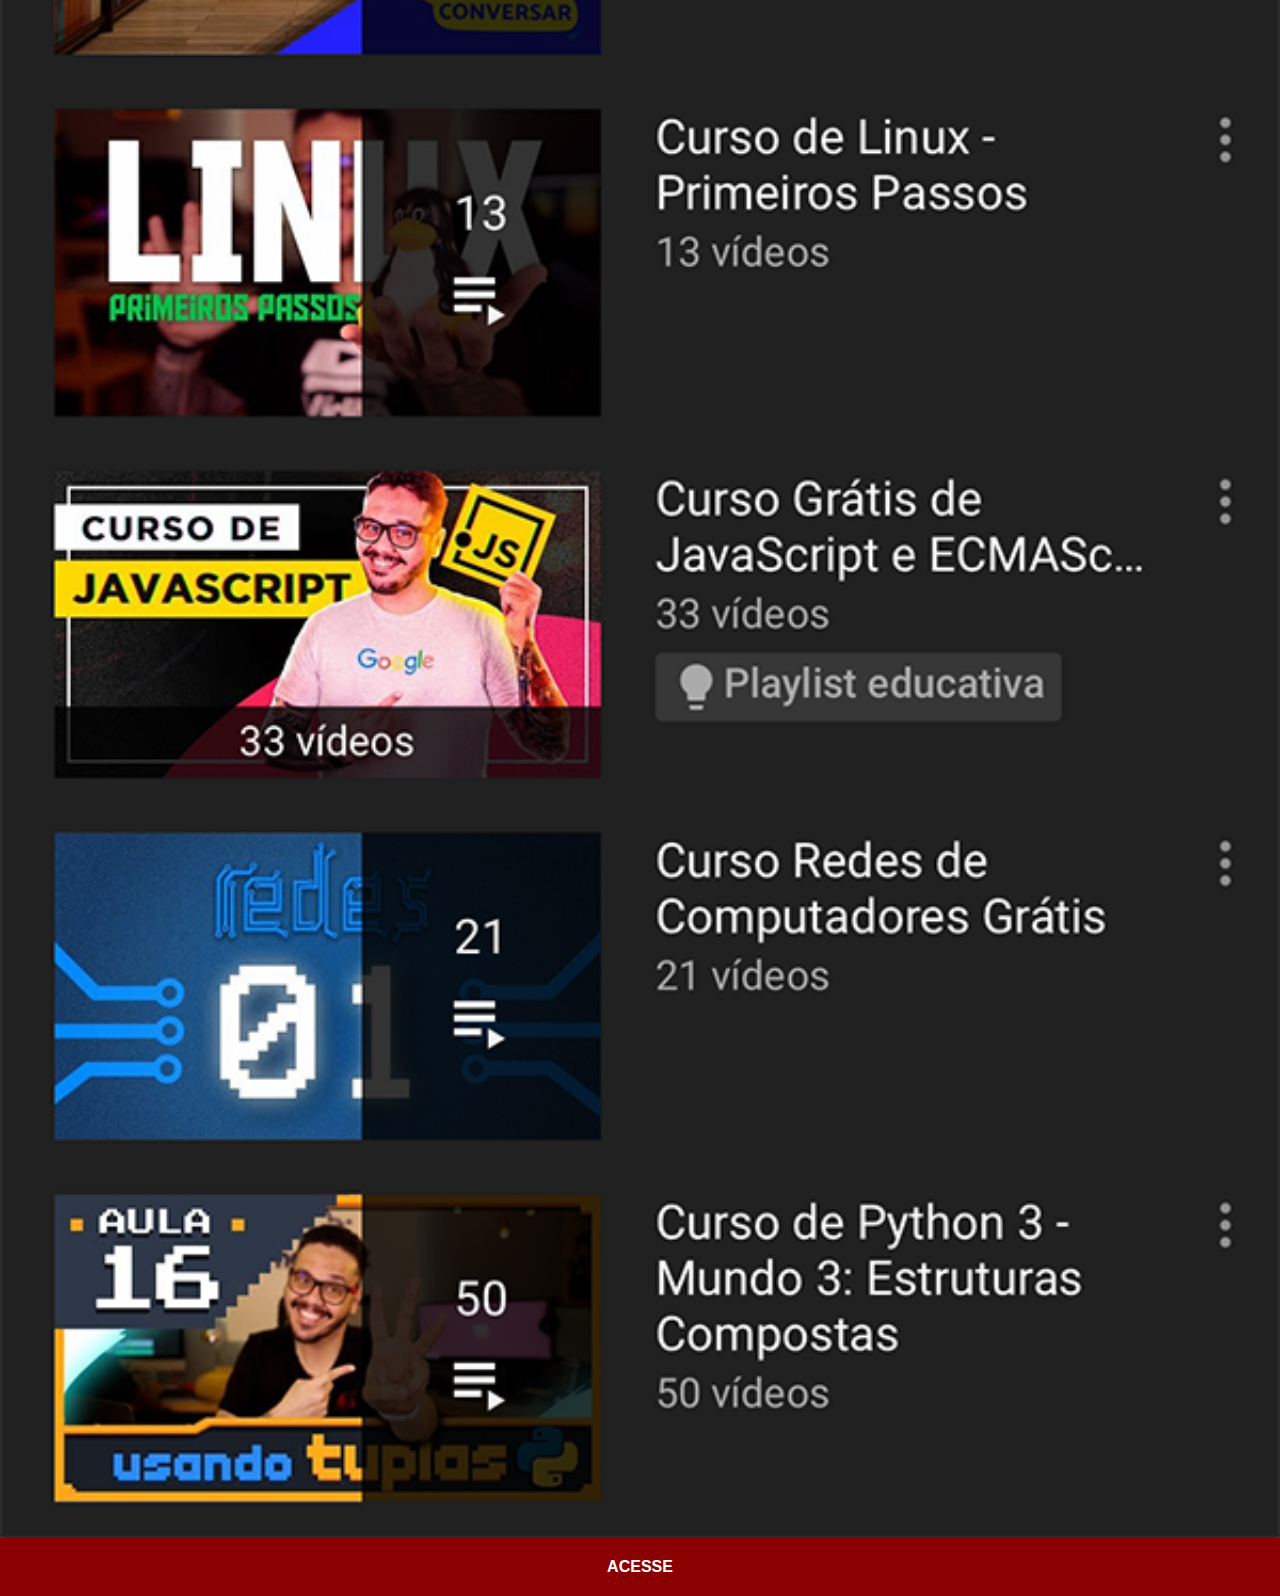
<file: youtube.html>
<!DOCTYPE html>
<html lang="pt-br">
<head>
    <meta charset="UTF-8">
    <meta http-equiv="X-UA-Compatible" content="IE=edge">
    <meta name="viewport" content="width=device-width, initial-scale=1.0">
    <title>YouTube</title>
    <link rel="stylesheet" href="social.css">
</head>
<body>
    <img src="imagens/tela-youtube.png" alt="YouTube">
    <a href="https://www.youtube.com/c/CursoemVídeo" target="_blank">
        ACESSE
    </a>
</body>
</html>
</file>
<file: style.css>
@charset "UTF-8";

*{
    margin: 0px;
    padding: 0px;
    font-family: Arial, Helvetica, sans-serif;
}

html, body{
    height: 100vh;
    width: 100vw;
    background-color: chartreuse;
}

body{
    background: url(imagens/fundo-madeira.jpg) no-repeat top center;
    background-size: cover;
    background-attachment: fixed;
}

main{
    height: 100vh;
    position: relative;
}

section#telefone{
    position: absolute;
    top: 50%;
    left: 50%;
    transform: translate(-50%, -50%);
    height: 605px;
    width: 300px;
    background: url(imagens/frame-iphone.png) no-repeat;
}

iframe#tela{
    position: relative;
    top: 77px;
    left: 21px;
    width: 259px;
    height: 455px;
}

section#redes-sociais img{
    width: 50px;
    margin: 10px;
    border-radius: 50%;
    box-shadow: 2px 2px 5px rgba(0, 0, 0, 0.498);
    box-sizing: border-box;
}

section#redes-sociais{
    display: grid;
    justify-content: end;
}

section#redes-sociais img:hover{
    border: 2px solid rgba(255, 255, 255, 0.700);
    transform: translate(-3px, -3px);
    box-shadow: 5px 5px 10px rgba(0, 0, 0, 0.700);
    transition: transform .5s;
}
</file>
<file: social.css>
@charset "UTF-8";

::-webkit-scrollbar{
    width: 0;
    height: 0;
}
*{
    margin: 0;
    padding: 0;
    font-family: Arial, Helvetica, sans-serif;
}
img{
    width: 100vw;
    
}
a{
    margin-top: -4px;
    display: block;
    color: white;
    background-color: darkred;
    padding: 20px;
    text-align: center;
    font-weight: bolder;
    text-decoration: none;
}
a:hover{
    background-color: red;
}
</file>
